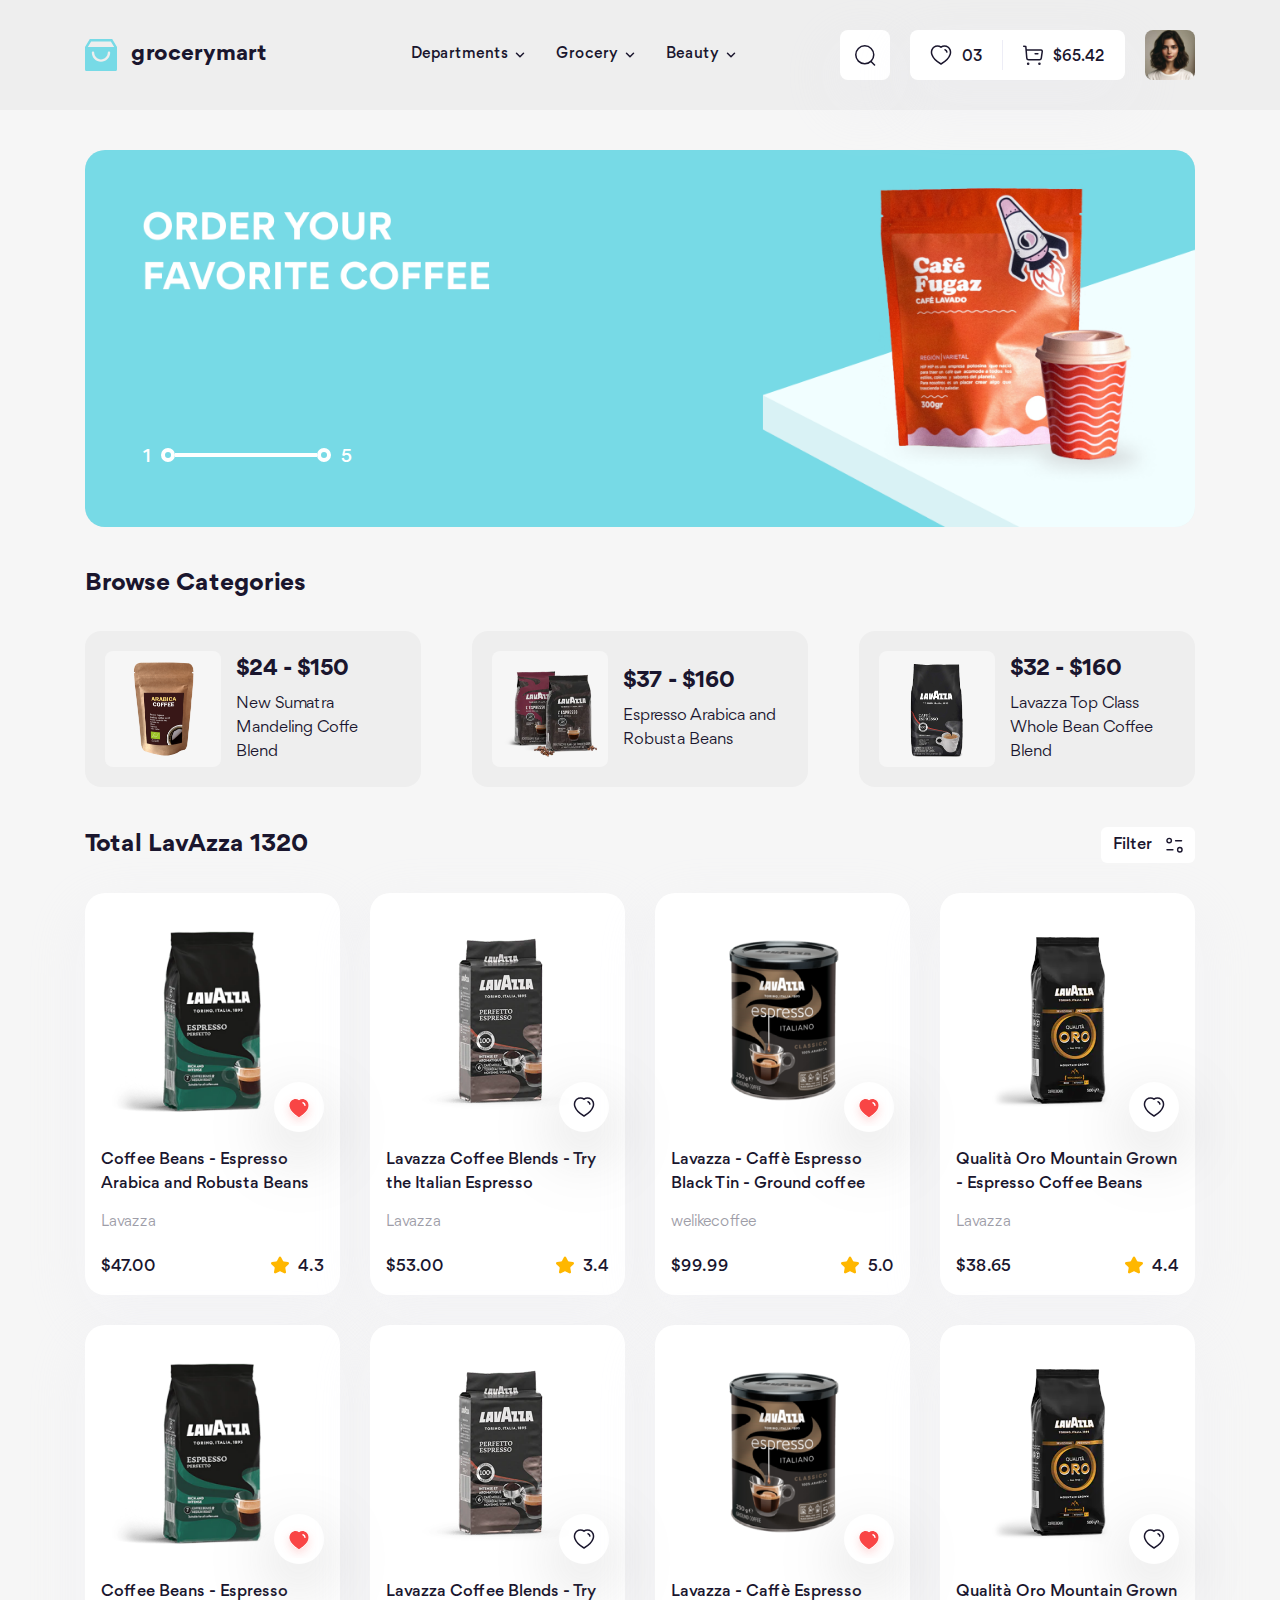
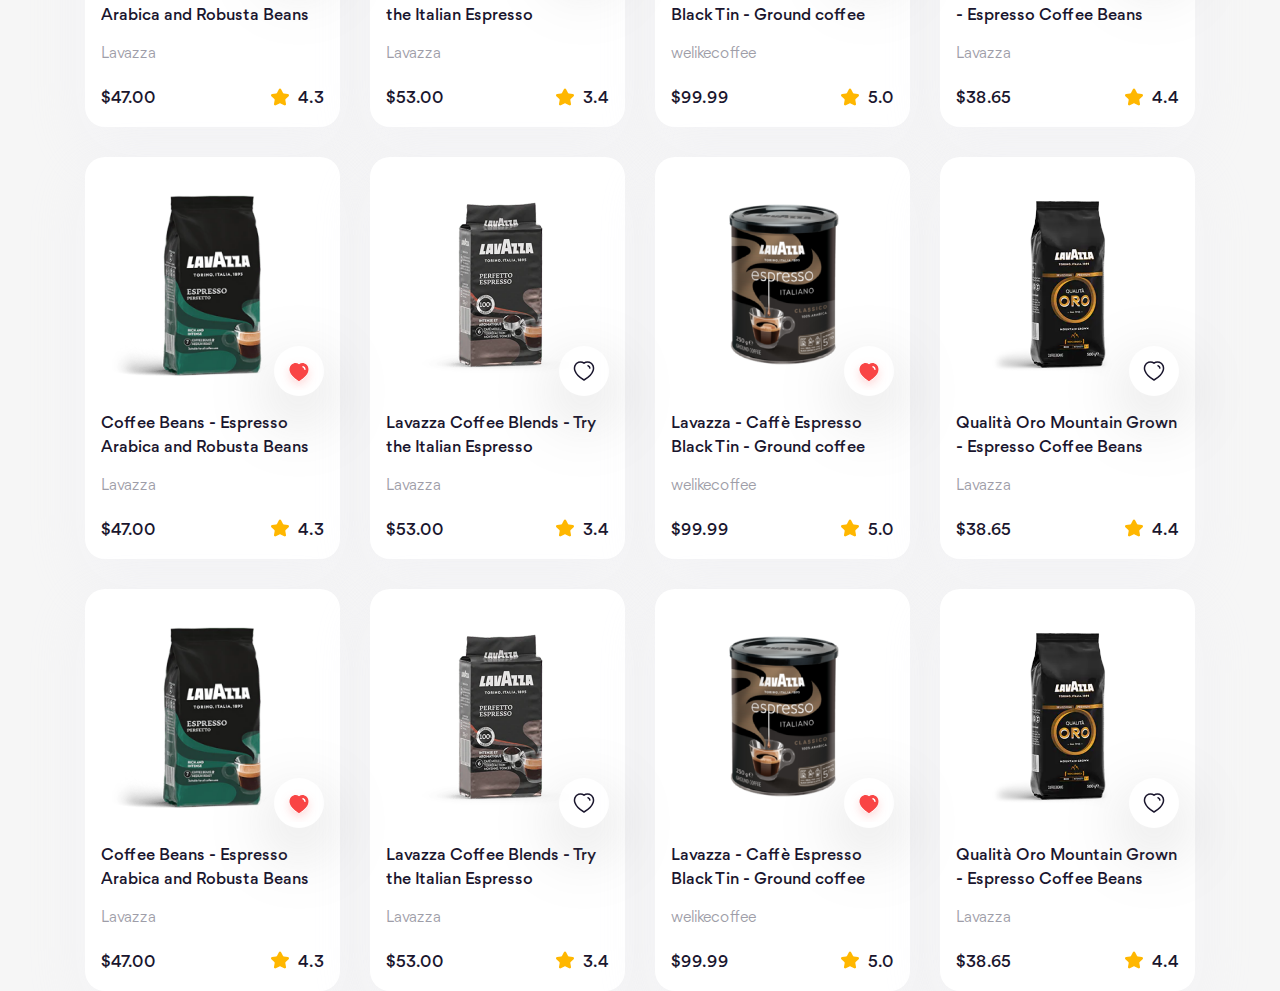
<file: index.html>
<!DOCTYPE html>
<html lang="en" class="">

<head>
  <meta charset="UTF-8">
  <meta name="viewport" content="width=device-width, initial-scale=1.0">
  <title>Grocery Mart</title>

  <!-- Favicon -->
  <link rel="apple-touch-icon" sizes="76x76" href="./assets/favicon/apple-touch-icon.png">
  <link rel="icon" type="image/png" sizes="32x32" href="./assets/favicon/favicon-32x32.png">
  <link rel="icon" type="image/png" sizes="16x16" href="./assets/favicon/favicon-16x16.png">
  <link rel="manifest" href="./assets/favicon/site.webmanifest">
  <link rel="mask-icon" href="./assets/favicon/safari-pinned-tab.svg" color="#5bbad5">
  <meta name="msapplication-TileColor" content="#da532c">
  <meta name="theme-color" content="#ffffff">

  <!-- Fonts -->
  <link rel="stylesheet" href="./assets/fonts/stylesheet.css">

  <!-- CSS -->
  <link rel="stylesheet" href="./assets/css/main.css">

  <!-- Script -->
  <script src="./assets/js/script.js"></script>
</head>

<body>
  <!-- Header -->
  <header id="header" class="header"></header>
  <script>
    load("#header", "./templates/header.html");
  </script>

  <!-- Main -->
  <div class="container home">
    <!-- Slide show -->
    <div class="home__container">
      <div class="slide-show">
        <div class="slide-show__inner">
          <div class="slide-show__item">
            <a href="#!" class="slide-show__link">
              <picture>
                <source media="(max-width: 767.98px)"
                  srcset="./assets/img/slide-show/item-1-md.png">
                <img src="./assets/img/slide-show/item-1.png" alt="Image-slide1"
                  class="slide-show__img">
              </picture>
            </a>
          </div>
          <div class="slide-show__item">
            <a href="#!" class="slide-show__link">
              <picture>
                <source media="(max-width: 767.98px)"
                  srcset="./assets/img/slide-show/item-1-md.png">
                <img src="./assets/img/slide-show/item-1.png" alt="Image-slide2"
                  class="slide-show__img">
              </picture>
            </a>
          </div>
          <div class="slide-show__item">
            <a href="#!" class="slide-show__link">
              <picture>
                <source media="(max-width: 767.98px)"
                  srcset="./assets/img/slide-show/item-1-md.png">
                <img src="./assets/img/slide-show/item-1.png" alt="Image-slide3"
                  class="slide-show__img">
              </picture>
            </a>
          </div>
        </div>

        <div class="slide-show__page">
          <span class="slide-show__num">1</span>
          <span class="slide-show__slider"></span>
          <span class="slide-show__num">5</span>
        </div>

      </div>
    </div>
    <!-- Browse Categories -->
    <section class="home__container">
      <h2 class="home__heading">Browse Categories</h2>
      <div class="cate-container row row-cols-3 row-cols-md-1 g-xl-2 g-lg-3 g-md-2">
        <div class="col">
          <a href="./product-detail.html">
            <article class="cate-item">
              <div class="cate-item__thumb">
                <img src="./assets/img/category-item/item-1.png" alt="item-image"
                  class="cate-item__img">
              </div>
              <div class="cate-item__info">
                <h3 class="cate-item__price">$24 - $150</h3>
                <p class="cate-item__desc">New Sumatra Mandeling Coffe Blend</p>
              </div>
            </article>
          </a>
        </div>
        <div class="col">
          <a href="./product-detail.html">
            <article class="cate-item">
              <div class="cate-item__thumb">
                <img src="./assets/img/category-item/item-2.png" alt="item-image"
                  class="cate-item__img">
              </div>
              <div class="cate-item__info">
                <h3 class="cate-item__price">$37 - $160</h3>
                <p class="cate-item__desc">Espresso Arabica and Robusta Beans</p>
              </div>
            </article>
          </a>
        </div>
        <div class="col">
          <a href="./product-detail.html">
            <article class="cate-item">
              <div class="cate-item__thumb">
                <img src="./assets/img/category-item/item-3.png" alt="item-image"
                  class="cate-item__img">
              </div>
              <div class="cate-item__info">
                <h3 class="cate-item__price">$32 - $160</h3>
                <p class="cate-item__desc">Lavazza Top Class Whole Bean Coffee Blend</p>
              </div>
            </article>
          </a>
        </div>
      </div>
    </section>

    <!-- Browse Products -->
    <section class="home__container">
      <div class="home__row">
        <h2 class="home__heading">Total LavAzza 1320</h2>
        <div class="filter-wrap">
          <button class="filter-btn js-toggle" toggle-target="#home-filter">
            Filter
            <img src="./assets/icons/flter-btn-icon.svg" alt="" class="filter-btn__icon">
          </button>
          <div id="home-filter" class="filter hide">
            <h3 class="filter__heading">Filter</h3>
            <form action="" class="filter__form">
              <div class="filter__row">
                <div class="filter__form-content">
                  <!-- Filter column 1 -->
                  <div class="filter__col">
                    <label for="" class="filter__form-label">
                      Price
                    </label>
                    <div class="filter__form-group">
                      <div class="filter__form-slider"
                        style="--min-slider-value: 10%; --max-slider-value: 60%;"></div>
                    </div>
                    <div class="filter__form-group filter__form-group--inline">
                      <div class="">
                        <label for="" class="filter__form-label filter__form-label--small">
                          Minimum
                        </label>
                        <input type="text" name="" id="" class="filter__form-input" value="$30.00">
                      </div>
                      <div class="">
                        <label for="" class="filter__form-label filter__form-label--small">
                          Maximum
                        </label>
                        <input type="text" name="" id="" class="filter__form-input" value="$100.00">
                      </div>
                    </div>
                  </div>
                  <div class="filter__separate"></div>
                  <!-- Filter column 2 -->
                  <div class="filter__col">
                    <label for="" class="filter__form-label">
                      Size/Weight
                    </label>
                    <div class="filter__form-group">
                      <div class="filter__form-wrap">
                        <div class="filter__form-select" style="--select-gap: 70px;">
                          500g
                          <img src="./assets/icons/select-arrow-down.svg" alt="form-select-icon"
                            class="filter__form-select-arrow">
                        </div>
                        <div class="filter__form-select-separate"></div>
                        <div class="filter__form-select" style="--select-gap: 22px;">
                          Gram
                          <img src="./assets/icons/select-arrow-down.svg" alt="form-select-icon"
                            class="filter__form-select-arrow">
                        </div>
                      </div>
                    </div>
                    <div class="filter__form-group">
                      <div class="filter__form-tags">
                        <button class="filter__form-tag">
                          Small
                        </button>
                        <button class="filter__form-tag">
                          Medium
                        </button>
                        <button class="filter__form-tag">
                          Large
                        </button>
                      </div>
                    </div>
                  </div>
                  <div class="filter__separate"></div>
                  <!-- Filter column 3 -->
                  <div class="filter__col">
                    <label for="" class="filter__form-label">
                      Brand
                    </label>
                    <div class="filter__form-group">
                      <div class="filter__form-text-input">
                        <input type="text" name="" id="" placeholder="Search brand name"
                          class="filter__form-input filter__form-input-search">
                        <img src="./assets/icons/search-icon.svg" alt=""
                          class="filter__form-input-icon">
                      </div>
                    </div>
                    <div class="filter__form-group">
                      <div class="filter__form-tags">
                        <button class="filter__form-tag">
                          Lavazza
                        </button>
                        <button class="filter__form-tag">
                          Nescafe
                        </button>
                        <button class="filter__form-tag">
                          Starbucks
                        </button>
                      </div>
                    </div>
                  </div>
                </div>
              </div>
              <div class="filter__row filter__form-cta">
                <button class="btn btn--text filter__form-cancel">Cancel</button>
                <button class="btn btn--primary filter__form-submit">Show Result</button>
              </div>
            </form>
          </div>
        </div>
      </div>
      <div class="row row-cols-4 row-cols-xl-3 row-cols-lg-2 row-cols-sm-1 g-3">
        <!-- Product 1 -->
        <div class="col">
          <article class="product-card">
            <div class="product-card__wrap">
              <a href="./product-detail.html">
                <img src="./assets/img/products/product-1.png" alt="" class="product-card__img">
              </a>
              <button class="like-btn like-btn--liked product-card__like-btn">
                <img src="./assets/icons/heart-icon.svg" alt="icon-like" class="like-btn__icon">
                <img src="./assets/icons/heart-red-icon.svg" alt="icon-liked"
                  class="like-btn__icon--liked">
              </button>
            </div>
            <h3 class="product-card__name">
              <a href="./product-detail.html">
                Coffee Beans - Espresso Arabica and Robusta Beans
              </a>
            </h3>
            <p class="product-card__brand">Lavazza</p>
            <div class="product-card__row">
              <span class="product-card__price">$47.00</span>
              <img src="./assets/icons/star.svg" alt="star-icon" class="product-card__star">
              <span class="product-card__score">4.3</span>
            </div>
          </article>
        </div>
        <!-- Product 2 -->
        <div class="col">
          <article class="product-card">
            <div class="product-card__wrap">
              <a href="./product-detail.html">
                <img src="./assets/img/products/product-2.png" alt="" class="product-card__img">
              </a>
              <button class="like-btn product-card__like-btn">
                <img src="./assets/icons/heart-icon.svg" alt="icon-like" class="like-btn__icon">
                <img src="./assets/icons/heart-red-icon.svg" alt="icon-like"
                  class="like-btn__icon--liked">
              </button>
            </div>
            <h3 class="product-card__name">
              <a href="./product-detail.html">
                Lavazza Coffee Blends - Try the Italian Espresso
              </a>
            </h3>
            <p class="product-card__brand">Lavazza</p>
            <div class="product-card__row">
              <span class="product-card__price">$53.00</span>
              <img src="./assets/icons/star.svg" alt="star-icon" class="product-card__star">
              <span class="product-card__score">3.4</span>
            </div>
          </article>
        </div>
        <!-- Product 3 -->
        <div class="col">
          <article class="product-card">
            <div class="product-card__wrap">
              <a href="./product-detail.html">
                <img src="./assets/img/products/product-3.png" alt="" class="product-card__img">
              </a>
              <button class="like-btn like-btn--liked product-card__like-btn">
                <img src="./assets/icons/heart-icon.svg" alt="icon-like" class="like-btn__icon">
                <img src="./assets/icons/heart-red-icon.svg" alt="icon-like"
                  class="like-btn__icon--liked">
              </button>
            </div>
            <h3 class="product-card__name">
              <a href="./product-detail.html">
                Lavazza - Caffè Espresso Black Tin - Ground coffee
              </a>
            </h3>
            <p class="product-card__brand">welikecoffee</p>
            <div class="product-card__row">
              <span class="product-card__price">$99.99</span>
              <img src="./assets/icons/star.svg" alt="star-icon" class="product-card__star">
              <span class="product-card__score">5.0</span>
            </div>
          </article>
        </div>
        <!-- Product 4 -->
        <div class="col">
          <article class="product-card">
            <div class="product-card__wrap">
              <a href="./product-detail.html">
                <img src="./assets/img/products/product-4.png" alt="" class="product-card__img">
              </a>
              <button class="like-btn product-card__like-btn">
                <img src="./assets/icons/heart-icon.svg" alt="icon-like" class="like-btn__icon">
                <img src="./assets/icons/heart-red-icon.svg" alt="icon-like"
                  class="like-btn__icon--liked">
              </button>
            </div>
            <h3 class="product-card__name">
              <a href="./product-detail.html">
                Qualità Oro Mountain Grown - Espresso Coffee Beans
              </a>
            </h3>
            <p class="product-card__brand">Lavazza</p>
            <div class="product-card__row">
              <span class="product-card__price">$38.65</span>
              <img src="./assets/icons/star.svg" alt="star-icon" class="product-card__star">
              <span class="product-card__score">4.4</span>
            </div>
          </article>
        </div>

        <!-- Product 1 -->
        <div class="col">
          <article class="product-card">
            <div class="product-card__wrap">
              <a href="./product-detail.html">
                <img src="./assets/img/products/product-1.png" alt="" class="product-card__img">
              </a>
              <button class="like-btn like-btn--liked product-card__like-btn">
                <img src="./assets/icons/heart-icon.svg" alt="icon-like" class="like-btn__icon">
                <img src="./assets/icons/heart-red-icon.svg" alt="icon-liked"
                  class="like-btn__icon--liked">
              </button>
            </div>
            <h3 class="product-card__name">
              <a href="./product-detail.html">
                Coffee Beans - Espresso Arabica and Robusta Beans
              </a>
            </h3>
            <p class="product-card__brand">Lavazza</p>
            <div class="product-card__row">
              <span class="product-card__price">$47.00</span>
              <img src="./assets/icons/star.svg" alt="star-icon" class="product-card__star">
              <span class="product-card__score">4.3</span>
            </div>
          </article>
        </div>
        <!-- Product 2 -->
        <div class="col">
          <article class="product-card">
            <div class="product-card__wrap">
              <a href="./product-detail.html">
                <img src="./assets/img/products/product-2.png" alt="" class="product-card__img">
              </a>
              <button class="like-btn product-card__like-btn">
                <img src="./assets/icons/heart-icon.svg" alt="icon-like" class="like-btn__icon">
                <img src="./assets/icons/heart-red-icon.svg" alt="icon-like"
                  class="like-btn__icon--liked">
              </button>
            </div>
            <h3 class="product-card__name">
              <a href="./product-detail.html">
                Lavazza Coffee Blends - Try the Italian Espresso
              </a>
            </h3>
            <p class="product-card__brand">Lavazza</p>
            <div class="product-card__row">
              <span class="product-card__price">$53.00</span>
              <img src="./assets/icons/star.svg" alt="star-icon" class="product-card__star">
              <span class="product-card__score">3.4</span>
            </div>
          </article>
        </div>
        <!-- Product 3 -->
        <div class="col">
          <article class="product-card">
            <div class="product-card__wrap">
              <a href="./product-detail.html">
                <img src="./assets/img/products/product-3.png" alt="" class="product-card__img">
              </a>
              <button class="like-btn like-btn--liked product-card__like-btn">
                <img src="./assets/icons/heart-icon.svg" alt="icon-like" class="like-btn__icon">
                <img src="./assets/icons/heart-red-icon.svg" alt="icon-like"
                  class="like-btn__icon--liked">
              </button>
            </div>
            <h3 class="product-card__name">
              <a href="./product-detail.html">
                Lavazza - Caffè Espresso Black Tin - Ground coffee
              </a>
            </h3>
            <p class="product-card__brand">welikecoffee</p>
            <div class="product-card__row">
              <span class="product-card__price">$99.99</span>
              <img src="./assets/icons/star.svg" alt="star-icon" class="product-card__star">
              <span class="product-card__score">5.0</span>
            </div>
          </article>
        </div>
        <!-- Product 4 -->
        <div class="col">
          <article class="product-card">
            <div class="product-card__wrap">
              <a href="./product-detail.html">
                <img src="./assets/img/products/product-4.png" alt="" class="product-card__img">
              </a>
              <button class="like-btn product-card__like-btn">
                <img src="./assets/icons/heart-icon.svg" alt="icon-like" class="like-btn__icon">
                <img src="./assets/icons/heart-red-icon.svg" alt="icon-like"
                  class="like-btn__icon--liked">
              </button>
            </div>
            <h3 class="product-card__name">
              <a href="./product-detail.html">
                Qualità Oro Mountain Grown - Espresso Coffee Beans
              </a>
            </h3>
            <p class="product-card__brand">Lavazza</p>
            <div class="product-card__row">
              <span class="product-card__price">$38.65</span>
              <img src="./assets/icons/star.svg" alt="star-icon" class="product-card__star">
              <span class="product-card__score">4.4</span>
            </div>
          </article>
        </div>

        <!-- Product 1 -->
        <div class="col">
          <article class="product-card">
            <div class="product-card__wrap">
              <a href="./product-detail.html">
                <img src="./assets/img/products/product-1.png" alt="" class="product-card__img">
              </a>
              <button class="like-btn like-btn--liked product-card__like-btn">
                <img src="./assets/icons/heart-icon.svg" alt="icon-like" class="like-btn__icon">
                <img src="./assets/icons/heart-red-icon.svg" alt="icon-liked"
                  class="like-btn__icon--liked">
              </button>
            </div>
            <h3 class="product-card__name">
              <a href="./product-detail.html">
                Coffee Beans - Espresso Arabica and Robusta Beans
              </a>
            </h3>
            <p class="product-card__brand">Lavazza</p>
            <div class="product-card__row">
              <span class="product-card__price">$47.00</span>
              <img src="./assets/icons/star.svg" alt="star-icon" class="product-card__star">
              <span class="product-card__score">4.3</span>
            </div>
          </article>
        </div>
        <!-- Product 2 -->
        <div class="col">
          <article class="product-card">
            <div class="product-card__wrap">
              <a href="./product-detail.html">
                <img src="./assets/img/products/product-2.png" alt="" class="product-card__img">
              </a>
              <button class="like-btn product-card__like-btn">
                <img src="./assets/icons/heart-icon.svg" alt="icon-like" class="like-btn__icon">
                <img src="./assets/icons/heart-red-icon.svg" alt="icon-like"
                  class="like-btn__icon--liked">
              </button>
            </div>
            <h3 class="product-card__name">
              <a href="./product-detail.html">
                Lavazza Coffee Blends - Try the Italian Espresso
              </a>
            </h3>
            <p class="product-card__brand">Lavazza</p>
            <div class="product-card__row">
              <span class="product-card__price">$53.00</span>
              <img src="./assets/icons/star.svg" alt="star-icon" class="product-card__star">
              <span class="product-card__score">3.4</span>
            </div>
          </article>
        </div>
        <!-- Product 3 -->
        <div class="col">
          <article class="product-card">
            <div class="product-card__wrap">
              <a href="./product-detail.html">
                <img src="./assets/img/products/product-3.png" alt="" class="product-card__img">
              </a>
              <button class="like-btn like-btn--liked product-card__like-btn">
                <img src="./assets/icons/heart-icon.svg" alt="icon-like" class="like-btn__icon">
                <img src="./assets/icons/heart-red-icon.svg" alt="icon-like"
                  class="like-btn__icon--liked">
              </button>
            </div>
            <h3 class="product-card__name">
              <a href="./product-detail.html">
                Lavazza - Caffè Espresso Black Tin - Ground coffee
              </a>
            </h3>
            <p class="product-card__brand">welikecoffee</p>
            <div class="product-card__row">
              <span class="product-card__price">$99.99</span>
              <img src="./assets/icons/star.svg" alt="star-icon" class="product-card__star">
              <span class="product-card__score">5.0</span>
            </div>
          </article>
        </div>
        <!-- Product 4 -->
        <div class="col">
          <article class="product-card">
            <div class="product-card__wrap">
              <a href="./product-detail.html">
                <img src="./assets/img/products/product-4.png" alt="" class="product-card__img">
              </a>
              <button class="like-btn product-card__like-btn">
                <img src="./assets/icons/heart-icon.svg" alt="icon-like" class="like-btn__icon">
                <img src="./assets/icons/heart-red-icon.svg" alt="icon-like"
                  class="like-btn__icon--liked">
              </button>
            </div>
            <h3 class="product-card__name">
              <a href="./product-detail.html">
                Qualità Oro Mountain Grown - Espresso Coffee Beans
              </a>
            </h3>
            <p class="product-card__brand">Lavazza</p>
            <div class="product-card__row">
              <span class="product-card__price">$38.65</span>
              <img src="./assets/icons/star.svg" alt="star-icon" class="product-card__star">
              <span class="product-card__score">4.4</span>
            </div>
          </article>
        </div>

        <!-- Product 1 -->
        <div class="col">
          <article class="product-card">
            <div class="product-card__wrap">
              <a href="./product-detail.html">
                <img src="./assets/img/products/product-1.png" alt="" class="product-card__img">
              </a>
              <button class="like-btn like-btn--liked product-card__like-btn">
                <img src="./assets/icons/heart-icon.svg" alt="icon-like" class="like-btn__icon">
                <img src="./assets/icons/heart-red-icon.svg" alt="icon-liked"
                  class="like-btn__icon--liked">
              </button>
            </div>
            <h3 class="product-card__name">
              <a href="./product-detail.html">
                Coffee Beans - Espresso Arabica and Robusta Beans
              </a>
            </h3>
            <p class="product-card__brand">Lavazza</p>
            <div class="product-card__row">
              <span class="product-card__price">$47.00</span>
              <img src="./assets/icons/star.svg" alt="star-icon" class="product-card__star">
              <span class="product-card__score">4.3</span>
            </div>
          </article>
        </div>
        <!-- Product 2 -->
        <div class="col">
          <article class="product-card">
            <div class="product-card__wrap">
              <a href="./product-detail.html">
                <img src="./assets/img/products/product-2.png" alt="" class="product-card__img">
              </a>
              <button class="like-btn product-card__like-btn">
                <img src="./assets/icons/heart-icon.svg" alt="icon-like" class="like-btn__icon">
                <img src="./assets/icons/heart-red-icon.svg" alt="icon-like"
                  class="like-btn__icon--liked">
              </button>
            </div>
            <h3 class="product-card__name">
              <a href="./product-detail.html">
                Lavazza Coffee Blends - Try the Italian Espresso
              </a>
            </h3>
            <p class="product-card__brand">Lavazza</p>
            <div class="product-card__row">
              <span class="product-card__price">$53.00</span>
              <img src="./assets/icons/star.svg" alt="star-icon" class="product-card__star">
              <span class="product-card__score">3.4</span>
            </div>
          </article>
        </div>
        <!-- Product 3 -->
        <div class="col">
          <article class="product-card">
            <div class="product-card__wrap">
              <a href="./product-detail.html">
                <img src="./assets/img/products/product-3.png" alt="" class="product-card__img">
              </a>
              <button class="like-btn like-btn--liked product-card__like-btn">
                <img src="./assets/icons/heart-icon.svg" alt="icon-like" class="like-btn__icon">
                <img src="./assets/icons/heart-red-icon.svg" alt="icon-like"
                  class="like-btn__icon--liked">
              </button>
            </div>
            <h3 class="product-card__name">
              <a href="./product-detail.html">
                Lavazza - Caffè Espresso Black Tin - Ground coffee
              </a>
            </h3>
            <p class="product-card__brand">welikecoffee</p>
            <div class="product-card__row">
              <span class="product-card__price">$99.99</span>
              <img src="./assets/icons/star.svg" alt="star-icon" class="product-card__star">
              <span class="product-card__score">5.0</span>
            </div>
          </article>
        </div>
        <!-- Product 4 -->
        <div class="col">
          <article class="product-card">
            <div class="product-card__wrap">
              <a href="./product-detail.html">
                <img src="./assets/img/products/product-4.png" alt="" class="product-card__img">
              </a>
              <button class="like-btn product-card__like-btn">
                <img src="./assets/icons/heart-icon.svg" alt="icon-like" class="like-btn__icon">
                <img src="./assets/icons/heart-red-icon.svg" alt="icon-like"
                  class="like-btn__icon--liked">
              </button>
            </div>
            <h3 class="product-card__name">
              <a href="./product-detail.html">
                Qualità Oro Mountain Grown - Espresso Coffee Beans
              </a>
            </h3>
            <p class="product-card__brand">Lavazza</p>
            <div class="product-card__row">
              <span class="product-card__price">$38.65</span>
              <img src="./assets/icons/star.svg" alt="star-icon" class="product-card__star">
              <span class="product-card__score">4.4</span>
            </div>
          </article>
        </div>
      </div>
    </section>
    <!-- Footer -->
    <footer id="footer"></footer>
    <script>
      load("#footer", "./templates/footer.html");
    </script>
  </div>
</body>

</html>
</file>
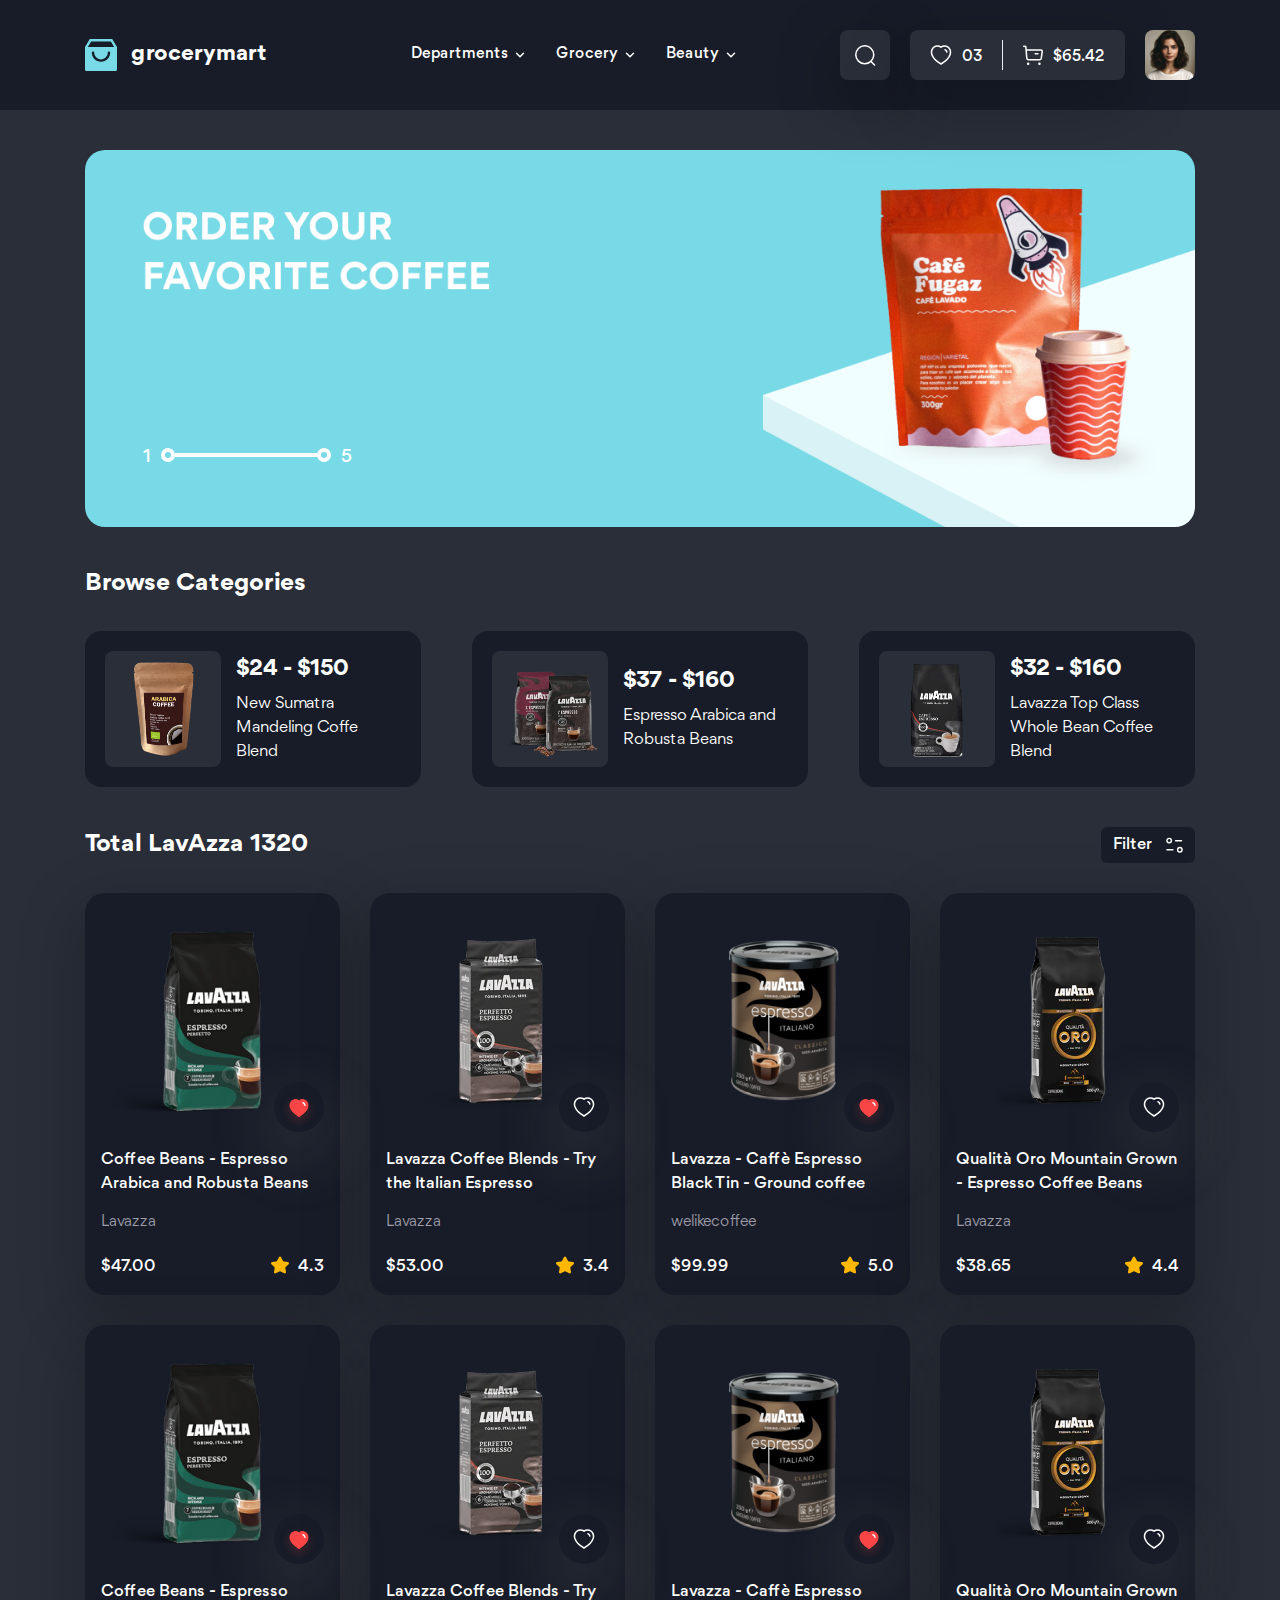
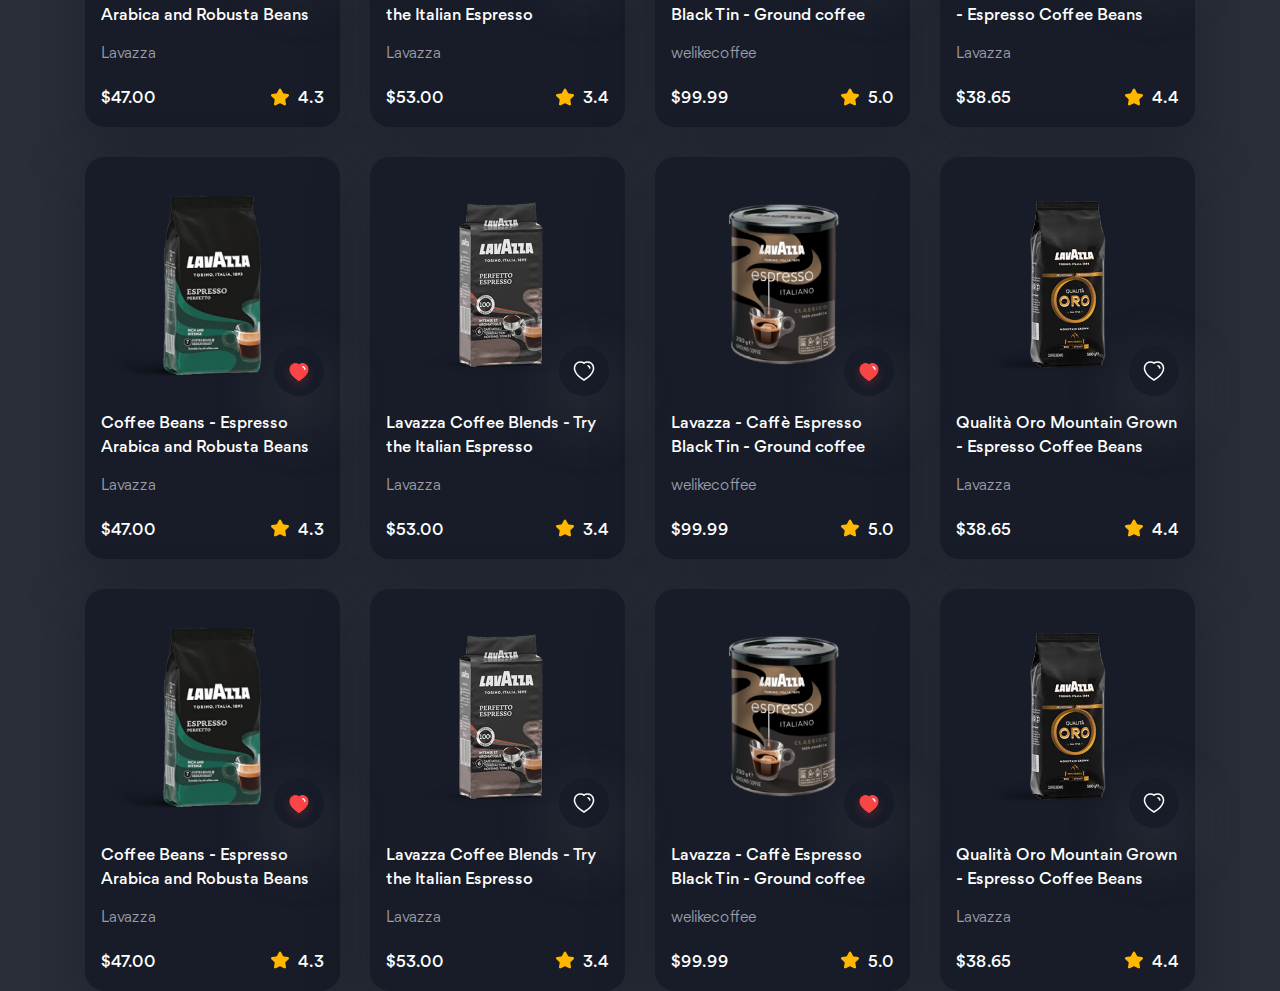
<file: index-logined.html>
<!DOCTYPE html>
<html lang="en" class="dark">

<head>
  <meta charset="UTF-8">
  <meta name="viewport" content="width=device-width, initial-scale=1.0">
  <title>Grocery Mart</title>

  <!-- Favicon -->
  <link rel="apple-touch-icon" sizes="76x76" href="./assets/favicon/apple-touch-icon.png">
  <link rel="icon" type="image/png" sizes="32x32" href="./assets/favicon/favicon-32x32.png">
  <link rel="icon" type="image/png" sizes="16x16" href="./assets/favicon/favicon-16x16.png">
  <link rel="manifest" href="./assets/favicon/site.webmanifest">
  <link rel="mask-icon" href="./assets/favicon/safari-pinned-tab.svg" color="#5bbad5">
  <meta name="msapplication-TileColor" content="#da532c">
  <meta name="theme-color" content="#ffffff">

  <!-- Fonts -->
  <link rel="stylesheet" href="./assets/fonts/stylesheet.css">

  <!-- CSS -->
  <link rel="stylesheet" href="./assets/css/main.css">

  <!-- Script -->
  <script src="./assets/js/script.js"></script>
</head>

<body>
  <!-- Header -->
  <header id="header" class="header"></header>
  <script>
    load("#header", "./templates/header-logined.html");
  </script>

  <!-- Main -->
  <div class="container home">
    <!-- Slide show -->
    <div class="home__container">
      <div class="slide-show">
        <div class="slide-show__inner">
          <div class="slide-show__item">
            <a href="#!" class="slide-show__link">
              <picture>
                <source media="(max-width: 767.98px)"
                  srcset="./assets/img/slide-show/item-1-md.png">
                <img src="./assets/img/slide-show/item-1.png" alt="Image-slide1"
                  class="slide-show__img">
              </picture>
            </a>
          </div>
          <div class="slide-show__item">
            <a href="#!" class="slide-show__link">
              <picture>
                <source media="(max-width: 767.98px)"
                  srcset="./assets/img/slide-show/item-1-md.png">
                <img src="./assets/img/slide-show/item-1.png" alt="Image-slide2"
                  class="slide-show__img">
              </picture>
            </a>
          </div>
          <div class="slide-show__item">
            <a href="#!" class="slide-show__link">
              <picture>
                <source media="(max-width: 767.98px)"
                  srcset="./assets/img/slide-show/item-1-md.png">
                <img src="./assets/img/slide-show/item-1.png" alt="Image-slide3"
                  class="slide-show__img">
              </picture>
            </a>
          </div>
        </div>

        <div class="slide-show__page">
          <span class="slide-show__num">1</span>
          <span class="slide-show__slider"></span>
          <span class="slide-show__num">5</span>
        </div>

      </div>
    </div>
    <!-- Browse Categories -->
    <section class="home__container">
      <h2 class="home__heading">Browse Categories</h2>
      <div class="cate-container row row-cols-3 row-cols-md-1 g-xl-2 g-lg-3 g-md-2">
        <div class="col">
          <a href="#!">
            <article class="cate-item">
              <div class="cate-item__thumb">
                <img src="./assets/img/category-item/item-1.png" alt="item-image"
                  class="cate-item__img">
              </div>
              <div class="cate-item__info">
                <h3 class="cate-item__price">$24 - $150</h3>
                <p class="cate-item__desc">New Sumatra Mandeling Coffe Blend</p>
              </div>
            </article>
          </a>
        </div>
        <div class="col">
          <a href="#!">
            <article class="cate-item">
              <div class="cate-item__thumb">
                <img src="./assets/img/category-item/item-2.png" alt="item-image"
                  class="cate-item__img">
              </div>
              <div class="cate-item__info">
                <h3 class="cate-item__price">$37 - $160</h3>
                <p class="cate-item__desc">Espresso Arabica and Robusta Beans</p>
              </div>
            </article>
          </a>
        </div>
        <div class="col">
          <a href="#!">
            <article class="cate-item">
              <div class="cate-item__thumb">
                <img src="./assets/img/category-item/item-3.png" alt="item-image"
                  class="cate-item__img">
              </div>
              <div class="cate-item__info">
                <h3 class="cate-item__price">$32 - $160</h3>
                <p class="cate-item__desc">Lavazza Top Class Whole Bean Coffee Blend</p>
              </div>
            </article>
          </a>
        </div>
      </div>
    </section>

    <!-- Browse Products -->
    <section class="home__container">
      <div class="home__row">
        <h2 class="home__heading">Total LavAzza 1320</h2>
        <div class="filter-wrap">
          <button class="filter-btn js-toggle" toggle-target="#home-filter">
            Filter
            <img src="./assets/icons/flter-btn-icon.svg" alt="" class="filter-btn__icon">
          </button>
          <div id="home-filter" class="filter hide">
            <h3 class="filter__heading">Filter</h3>
            <form action="" class="filter__form">
              <div class="filter__row">
                <div class="filter__form-content">
                  <!-- Filter column 1 -->
                  <div class="filter__col">
                    <label for="" class="filter__form-label">
                      Price
                    </label>
                    <div class="filter__form-group">
                      <div class="filter__form-slider"
                        style="--min-slider-value: 10%; --max-slider-value: 60%;"></div>
                    </div>
                    <div class="filter__form-group filter__form-group--inline">
                      <div class="">
                        <label for="" class="filter__form-label filter__form-label--small">
                          Minimum
                        </label>
                        <input type="text" name="" id="" class="filter__form-input" value="$30.00">
                      </div>
                      <div class="">
                        <label for="" class="filter__form-label filter__form-label--small">
                          Maximum
                        </label>
                        <input type="text" name="" id="" class="filter__form-input" value="$100.00">
                      </div>
                    </div>
                  </div>
                  <div class="filter__separate"></div>
                  <!-- Filter column 2 -->
                  <div class="filter__col">
                    <label for="" class="filter__form-label">
                      Size/Weight
                    </label>
                    <div class="filter__form-group">
                      <div class="filter__form-wrap">
                        <div class="filter__form-select" style="--select-gap: 70px;">
                          500g
                          <img src="./assets/icons/select-arrow-down.svg" alt="form-select-icon"
                            class="filter__form-select-arrow">
                        </div>
                        <div class="filter__form-select-separate"></div>
                        <div class="filter__form-select" style="--select-gap: 22px;">
                          Gram
                          <img src="./assets/icons/select-arrow-down.svg" alt="form-select-icon"
                            class="filter__form-select-arrow">
                        </div>
                      </div>
                    </div>
                    <div class="filter__form-group">
                      <div class="filter__form-tags">
                        <button class="filter__form-tag">
                          Small
                        </button>
                        <button class="filter__form-tag">
                          Medium
                        </button>
                        <button class="filter__form-tag">
                          Large
                        </button>
                      </div>
                    </div>
                  </div>
                  <div class="filter__separate"></div>
                  <!-- Filter column 3 -->
                  <div class="filter__col">
                    <label for="" class="filter__form-label">
                      Brand
                    </label>
                    <div class="filter__form-group">
                      <div class="filter__form-text-input">
                        <input type="text" name="" id="" placeholder="Search brand name"
                          class="filter__form-input filter__form-input-search">
                        <img src="./assets/icons/search-icon.svg" alt=""
                          class="filter__form-input-icon">
                      </div>
                    </div>
                    <div class="filter__form-group">
                      <div class="filter__form-tags">
                        <button class="filter__form-tag">
                          Lavazza
                        </button>
                        <button class="filter__form-tag">
                          Nescafe
                        </button>
                        <button class="filter__form-tag">
                          Starbucks
                        </button>
                      </div>
                    </div>
                  </div>
                </div>
              </div>
              <div class="filter__row filter__form-cta">
                <button class="btn btn--text filter__form-cancel">Cancel</button>
                <button class="btn btn--primary filter__form-submit">Show Result</button>
              </div>
            </form>
          </div>
        </div>
      </div>
      <div class="row row-cols-4 row-cols-xl-3 row-cols-lg-2 row-cols-sm-1 g-3">
        <!-- Product 1 -->
        <div class="col">
          <article class="product-card">
            <div class="product-card__wrap">
              <a href="#!">
                <img src="./assets/img/products/product-1.png" alt="" class="product-card__img">
              </a>
              <button class="like-btn like-btn--liked product-card__like-btn">
                <img src="./assets/icons/heart-icon.svg" alt="icon-like" class="like-btn__icon">
                <img src="./assets/icons/heart-red-icon.svg" alt="icon-liked"
                  class="like-btn__icon--liked">
              </button>
            </div>
            <h3 class="product-card__name">
              <a href="#!">
                Coffee Beans - Espresso Arabica and Robusta Beans
              </a>
            </h3>
            <p class="product-card__brand">Lavazza</p>
            <div class="product-card__row">
              <span class="product-card__price">$47.00</span>
              <img src="./assets/icons/star.svg" alt="star-icon" class="product-card__star">
              <span class="product-card__score">4.3</span>
            </div>
          </article>
        </div>
        <!-- Product 2 -->
        <div class="col">
          <article class="product-card">
            <div class="product-card__wrap">
              <a href="#!">
                <img src="./assets/img/products/product-2.png" alt="" class="product-card__img">
              </a>
              <button class="like-btn product-card__like-btn">
                <img src="./assets/icons/heart-icon.svg" alt="icon-like" class="like-btn__icon">
                <img src="./assets/icons/heart-red-icon.svg" alt="icon-like"
                  class="like-btn__icon--liked">
              </button>
            </div>
            <h3 class="product-card__name">
              <a href="#!">
                Lavazza Coffee Blends - Try the Italian Espresso
              </a>
            </h3>
            <p class="product-card__brand">Lavazza</p>
            <div class="product-card__row">
              <span class="product-card__price">$53.00</span>
              <img src="./assets/icons/star.svg" alt="star-icon" class="product-card__star">
              <span class="product-card__score">3.4</span>
            </div>
          </article>
        </div>
        <!-- Product 3 -->
        <div class="col">
          <article class="product-card">
            <div class="product-card__wrap">
              <a href="#!">
                <img src="./assets/img/products/product-3.png" alt="" class="product-card__img">
              </a>
              <button class="like-btn like-btn--liked product-card__like-btn">
                <img src="./assets/icons/heart-icon.svg" alt="icon-like" class="like-btn__icon">
                <img src="./assets/icons/heart-red-icon.svg" alt="icon-like"
                  class="like-btn__icon--liked">
              </button>
            </div>
            <h3 class="product-card__name">
              <a href="#!">
                Lavazza - Caffè Espresso Black Tin - Ground coffee
              </a>
            </h3>
            <p class="product-card__brand">welikecoffee</p>
            <div class="product-card__row">
              <span class="product-card__price">$99.99</span>
              <img src="./assets/icons/star.svg" alt="star-icon" class="product-card__star">
              <span class="product-card__score">5.0</span>
            </div>
          </article>
        </div>
        <!-- Product 4 -->
        <div class="col">
          <article class="product-card">
            <div class="product-card__wrap">
              <a href="#!">
                <img src="./assets/img/products/product-4.png" alt="" class="product-card__img">
              </a>
              <button class="like-btn product-card__like-btn">
                <img src="./assets/icons/heart-icon.svg" alt="icon-like" class="like-btn__icon">
                <img src="./assets/icons/heart-red-icon.svg" alt="icon-like"
                  class="like-btn__icon--liked">
              </button>
            </div>
            <h3 class="product-card__name">
              <a href="#!">
                Qualità Oro Mountain Grown - Espresso Coffee Beans
              </a>
            </h3>
            <p class="product-card__brand">Lavazza</p>
            <div class="product-card__row">
              <span class="product-card__price">$38.65</span>
              <img src="./assets/icons/star.svg" alt="star-icon" class="product-card__star">
              <span class="product-card__score">4.4</span>
            </div>
          </article>
        </div>

        <!-- Product 1 -->
        <div class="col">
          <article class="product-card">
            <div class="product-card__wrap">
              <a href="#!">
                <img src="./assets/img/products/product-1.png" alt="" class="product-card__img">
              </a>
              <button class="like-btn like-btn--liked product-card__like-btn">
                <img src="./assets/icons/heart-icon.svg" alt="icon-like" class="like-btn__icon">
                <img src="./assets/icons/heart-red-icon.svg" alt="icon-liked" class="like-btn__icon--liked">
              </button>
            </div>
            <h3 class="product-card__name">
              <a href="#!">
                Coffee Beans - Espresso Arabica and Robusta Beans
              </a>
            </h3>
            <p class="product-card__brand">Lavazza</p>
            <div class="product-card__row">
              <span class="product-card__price">$47.00</span>
              <img src="./assets/icons/star.svg" alt="star-icon" class="product-card__star">
              <span class="product-card__score">4.3</span>
            </div>
          </article>
        </div>
        <!-- Product 2 -->
        <div class="col">
          <article class="product-card">
            <div class="product-card__wrap">
              <a href="#!">
                <img src="./assets/img/products/product-2.png" alt="" class="product-card__img">
              </a>
              <button class="like-btn product-card__like-btn">
                <img src="./assets/icons/heart-icon.svg" alt="icon-like" class="like-btn__icon">
                <img src="./assets/icons/heart-red-icon.svg" alt="icon-like" class="like-btn__icon--liked">
              </button>
            </div>
            <h3 class="product-card__name">
              <a href="#!">
                Lavazza Coffee Blends - Try the Italian Espresso
              </a>
            </h3>
            <p class="product-card__brand">Lavazza</p>
            <div class="product-card__row">
              <span class="product-card__price">$53.00</span>
              <img src="./assets/icons/star.svg" alt="star-icon" class="product-card__star">
              <span class="product-card__score">3.4</span>
            </div>
          </article>
        </div>
        <!-- Product 3 -->
        <div class="col">
          <article class="product-card">
            <div class="product-card__wrap">
              <a href="#!">
                <img src="./assets/img/products/product-3.png" alt="" class="product-card__img">
              </a>
              <button class="like-btn like-btn--liked product-card__like-btn">
                <img src="./assets/icons/heart-icon.svg" alt="icon-like" class="like-btn__icon">
                <img src="./assets/icons/heart-red-icon.svg" alt="icon-like" class="like-btn__icon--liked">
              </button>
            </div>
            <h3 class="product-card__name">
              <a href="#!">
                Lavazza - Caffè Espresso Black Tin - Ground coffee
              </a>
            </h3>
            <p class="product-card__brand">welikecoffee</p>
            <div class="product-card__row">
              <span class="product-card__price">$99.99</span>
              <img src="./assets/icons/star.svg" alt="star-icon" class="product-card__star">
              <span class="product-card__score">5.0</span>
            </div>
          </article>
        </div>
        <!-- Product 4 -->
        <div class="col">
          <article class="product-card">
            <div class="product-card__wrap">
              <a href="#!">
                <img src="./assets/img/products/product-4.png" alt="" class="product-card__img">
              </a>
              <button class="like-btn product-card__like-btn">
                <img src="./assets/icons/heart-icon.svg" alt="icon-like" class="like-btn__icon">
                <img src="./assets/icons/heart-red-icon.svg" alt="icon-like" class="like-btn__icon--liked">
              </button>
            </div>
            <h3 class="product-card__name">
              <a href="#!">
                Qualità Oro Mountain Grown - Espresso Coffee Beans
              </a>
            </h3>
            <p class="product-card__brand">Lavazza</p>
            <div class="product-card__row">
              <span class="product-card__price">$38.65</span>
              <img src="./assets/icons/star.svg" alt="star-icon" class="product-card__star">
              <span class="product-card__score">4.4</span>
            </div>
          </article>
        </div>

        <!-- Product 1 -->
        <div class="col">
          <article class="product-card">
            <div class="product-card__wrap">
              <a href="#!">
                <img src="./assets/img/products/product-1.png" alt="" class="product-card__img">
              </a>
              <button class="like-btn like-btn--liked product-card__like-btn">
                <img src="./assets/icons/heart-icon.svg" alt="icon-like" class="like-btn__icon">
                <img src="./assets/icons/heart-red-icon.svg" alt="icon-liked" class="like-btn__icon--liked">
              </button>
            </div>
            <h3 class="product-card__name">
              <a href="#!">
                Coffee Beans - Espresso Arabica and Robusta Beans
              </a>
            </h3>
            <p class="product-card__brand">Lavazza</p>
            <div class="product-card__row">
              <span class="product-card__price">$47.00</span>
              <img src="./assets/icons/star.svg" alt="star-icon" class="product-card__star">
              <span class="product-card__score">4.3</span>
            </div>
          </article>
        </div>
        <!-- Product 2 -->
        <div class="col">
          <article class="product-card">
            <div class="product-card__wrap">
              <a href="#!">
                <img src="./assets/img/products/product-2.png" alt="" class="product-card__img">
              </a>
              <button class="like-btn product-card__like-btn">
                <img src="./assets/icons/heart-icon.svg" alt="icon-like" class="like-btn__icon">
                <img src="./assets/icons/heart-red-icon.svg" alt="icon-like" class="like-btn__icon--liked">
              </button>
            </div>
            <h3 class="product-card__name">
              <a href="#!">
                Lavazza Coffee Blends - Try the Italian Espresso
              </a>
            </h3>
            <p class="product-card__brand">Lavazza</p>
            <div class="product-card__row">
              <span class="product-card__price">$53.00</span>
              <img src="./assets/icons/star.svg" alt="star-icon" class="product-card__star">
              <span class="product-card__score">3.4</span>
            </div>
          </article>
        </div>
        <!-- Product 3 -->
        <div class="col">
          <article class="product-card">
            <div class="product-card__wrap">
              <a href="#!">
                <img src="./assets/img/products/product-3.png" alt="" class="product-card__img">
              </a>
              <button class="like-btn like-btn--liked product-card__like-btn">
                <img src="./assets/icons/heart-icon.svg" alt="icon-like" class="like-btn__icon">
                <img src="./assets/icons/heart-red-icon.svg" alt="icon-like" class="like-btn__icon--liked">
              </button>
            </div>
            <h3 class="product-card__name">
              <a href="#!">
                Lavazza - Caffè Espresso Black Tin - Ground coffee
              </a>
            </h3>
            <p class="product-card__brand">welikecoffee</p>
            <div class="product-card__row">
              <span class="product-card__price">$99.99</span>
              <img src="./assets/icons/star.svg" alt="star-icon" class="product-card__star">
              <span class="product-card__score">5.0</span>
            </div>
          </article>
        </div>
        <!-- Product 4 -->
        <div class="col">
          <article class="product-card">
            <div class="product-card__wrap">
              <a href="#!">
                <img src="./assets/img/products/product-4.png" alt="" class="product-card__img">
              </a>
              <button class="like-btn product-card__like-btn">
                <img src="./assets/icons/heart-icon.svg" alt="icon-like" class="like-btn__icon">
                <img src="./assets/icons/heart-red-icon.svg" alt="icon-like" class="like-btn__icon--liked">
              </button>
            </div>
            <h3 class="product-card__name">
              <a href="#!">
                Qualità Oro Mountain Grown - Espresso Coffee Beans
              </a>
            </h3>
            <p class="product-card__brand">Lavazza</p>
            <div class="product-card__row">
              <span class="product-card__price">$38.65</span>
              <img src="./assets/icons/star.svg" alt="star-icon" class="product-card__star">
              <span class="product-card__score">4.4</span>
            </div>
          </article>
        </div>

        <!-- Product 1 -->
        <div class="col">
          <article class="product-card">
            <div class="product-card__wrap">
              <a href="#!">
                <img src="./assets/img/products/product-1.png" alt="" class="product-card__img">
              </a>
              <button class="like-btn like-btn--liked product-card__like-btn">
                <img src="./assets/icons/heart-icon.svg" alt="icon-like" class="like-btn__icon">
                <img src="./assets/icons/heart-red-icon.svg" alt="icon-liked" class="like-btn__icon--liked">
              </button>
            </div>
            <h3 class="product-card__name">
              <a href="#!">
                Coffee Beans - Espresso Arabica and Robusta Beans
              </a>
            </h3>
            <p class="product-card__brand">Lavazza</p>
            <div class="product-card__row">
              <span class="product-card__price">$47.00</span>
              <img src="./assets/icons/star.svg" alt="star-icon" class="product-card__star">
              <span class="product-card__score">4.3</span>
            </div>
          </article>
        </div>
        <!-- Product 2 -->
        <div class="col">
          <article class="product-card">
            <div class="product-card__wrap">
              <a href="#!">
                <img src="./assets/img/products/product-2.png" alt="" class="product-card__img">
              </a>
              <button class="like-btn product-card__like-btn">
                <img src="./assets/icons/heart-icon.svg" alt="icon-like" class="like-btn__icon">
                <img src="./assets/icons/heart-red-icon.svg" alt="icon-like" class="like-btn__icon--liked">
              </button>
            </div>
            <h3 class="product-card__name">
              <a href="#!">
                Lavazza Coffee Blends - Try the Italian Espresso
              </a>
            </h3>
            <p class="product-card__brand">Lavazza</p>
            <div class="product-card__row">
              <span class="product-card__price">$53.00</span>
              <img src="./assets/icons/star.svg" alt="star-icon" class="product-card__star">
              <span class="product-card__score">3.4</span>
            </div>
          </article>
        </div>
        <!-- Product 3 -->
        <div class="col">
          <article class="product-card">
            <div class="product-card__wrap">
              <a href="#!">
                <img src="./assets/img/products/product-3.png" alt="" class="product-card__img">
              </a>
              <button class="like-btn like-btn--liked product-card__like-btn">
                <img src="./assets/icons/heart-icon.svg" alt="icon-like" class="like-btn__icon">
                <img src="./assets/icons/heart-red-icon.svg" alt="icon-like" class="like-btn__icon--liked">
              </button>
            </div>
            <h3 class="product-card__name">
              <a href="#!">
                Lavazza - Caffè Espresso Black Tin - Ground coffee
              </a>
            </h3>
            <p class="product-card__brand">welikecoffee</p>
            <div class="product-card__row">
              <span class="product-card__price">$99.99</span>
              <img src="./assets/icons/star.svg" alt="star-icon" class="product-card__star">
              <span class="product-card__score">5.0</span>
            </div>
          </article>
        </div>
        <!-- Product 4 -->
        <div class="col">
          <article class="product-card">
            <div class="product-card__wrap">
              <a href="#!">
                <img src="./assets/img/products/product-4.png" alt="" class="product-card__img">
              </a>
              <button class="like-btn product-card__like-btn">
                <img src="./assets/icons/heart-icon.svg" alt="icon-like" class="like-btn__icon">
                <img src="./assets/icons/heart-red-icon.svg" alt="icon-like" class="like-btn__icon--liked">
              </button>
            </div>
            <h3 class="product-card__name">
              <a href="#!">
                Qualità Oro Mountain Grown - Espresso Coffee Beans
              </a>
            </h3>
            <p class="product-card__brand">Lavazza</p>
            <div class="product-card__row">
              <span class="product-card__price">$38.65</span>
              <img src="./assets/icons/star.svg" alt="star-icon" class="product-card__star">
              <span class="product-card__score">4.4</span>
            </div>
          </article>
        </div>
      </div>
    </section>
    <!-- Footer -->
    <footer id="footer"></footer>
    <script>
      load("#footer", "./templates/footer.html");
    </script>
  </div>
</body>

</html>
</file>
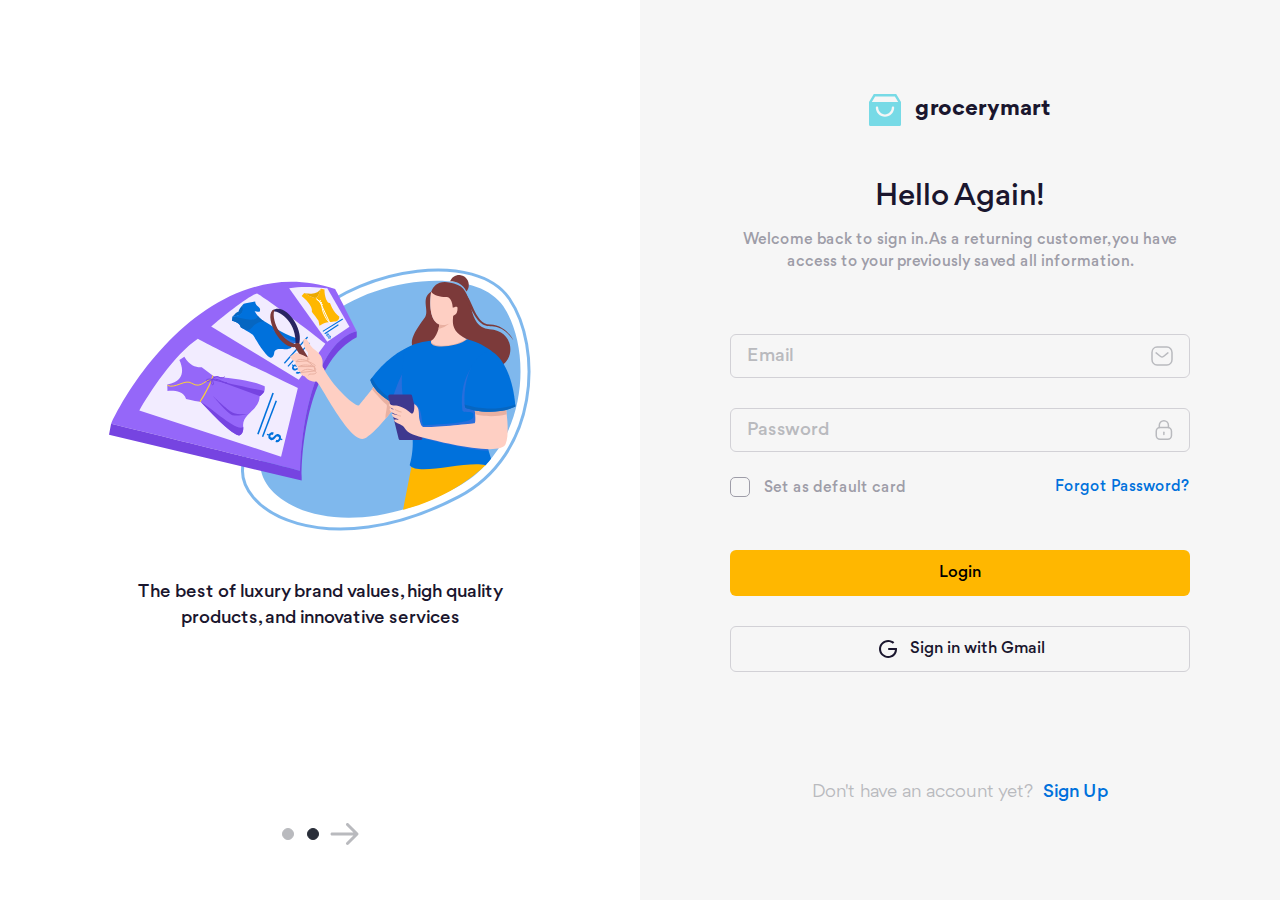
<file: sign-in.html>
<!DOCTYPE html>
<html lang="en" class="">

<head>
  <meta charset="UTF-8">
  <meta name="viewport" content="width=device-width, initial-scale=1.0">
  <title>Sign In Grocery Mart</title>

  <!-- Favicon -->
  <link rel="apple-touch-icon" sizes="76x76" href="./assets/favicon/apple-touch-icon.png">
  <link rel="icon" type="image/png" sizes="32x32" href="./assets/favicon/favicon-32x32.png">
  <link rel="icon" type="image/png" sizes="16x16" href="./assets/favicon/favicon-16x16.png">
  <link rel="manifest" href="./assets/favicon/site.webmanifest">
  <link rel="mask-icon" href="./assets/favicon/safari-pinned-tab.svg" color="#5bbad5">
  <meta name="msapplication-TileColor" content="#da532c">
  <meta name="theme-color" content="#ffffff">

  <!-- Fonts -->
  <link rel="stylesheet" href="./assets/fonts/stylesheet.css">

  <!-- CSS -->
  <link rel="stylesheet" href="./assets/css/main.css">
  <script src="./assets/js/script.js"></script>
</head>

<body>
  <div class="sign-inner">
    <div class="sign-content">
      <a href="./" class="logo d-none d-md-flex sign-content__logo">
        <img src="./assets/icons/logo.svg" alt="" class="logo__img">
        <h1 class="logo__title">grocerymart</h1>
      </a>
      <img src="./assets/img/sign/sign.svg" alt="sign-img" class="sign-content__img">
      <p class="sign-content__desc">
        The best of luxury brand values, high quality products, and
        innovative services
      </p>
      <button id="" class="sign-content__next js-toggle" toggle-target="#sign-in">
        <img src="./assets/img/sign/intro.svg" alt="">
      </button>
    </div>
    <div id="sign-in" class="sign-form hide">
      <div class="sign-form__logo">
        <a href="./" class="logo">
          <img src="./assets/icons/logo.svg" alt="" class="logo__img">
          <h1 class="logo__title">grocerymart</h1>
        </a>
      </div>
      <div class="sign-form__main">
        <div class="sign-form__header">
          <h1 class="sign-form__header-heading">
            Hello Again!
          </h1>
          <p class="sign-form__header-desc">
            Welcome back to sign in. As a returning customer, you have access to your previously
            saved
            all
            information.
          </p>
        </div>
        <form action="./index-logined.html" method="get" id="sign-up-form" class="sign-form__group">
          <div class="sign-form__email">
            <div class="sign-form__input-inner">
              <input type="text" name="" id="" placeholder="Email" class="sign-form__input">
              <img src="./assets/icons/email-icon.svg" alt="" class="sign-form__input-icon">
            </div>
          </div>
          <div class="sign-form__password">
            <div class="sign-form__input-inner">
              <input type="password" name="" id="" placeholder="Password" class="sign-form__input" minlength="8">
              <img src="./assets/icons/lock-icon.svg" alt="" class="sign-form__input-icon">
            </div>
            <div class="sign-form__checkbox">
              <label for="checkbox" class="sign-form__checkbox-label">
                <input type="checkbox" name="" id="checkbox" class="sign-form__checkbox-input">
                <span class="sign-form__checkbox-check"></span>
                Set as default card
              </label>
              <a href="#!" class="sign-form__checkbox-recovery">
                Forgot Password?</a>
            </div>
          </div>
        </form>
      </div>
      <div class="sign-form__submit">
        <button type="submit" form="sign-up-form" class="btn btn--primary">Login</button>
        <button class="btn btn--outline">
          <img src="./assets/icons/google-icon.svg" alt="" class="sign-form__submit-icon">
          Sign in with Gmail
        </button>
      </div>
      <div class="sign-form__cta">
        <span class="sign-form__cta-text">Don't have an account yet?</span>
        <a href="./sign-up.html" class="sign-form__cta-link">
          Sign Up
        </a>
      </div>
    </div>
  </div>

  <script>
    window.dispatchEvent(new Event("template-loaded"));
  </script>

</body>

</html>
</file>
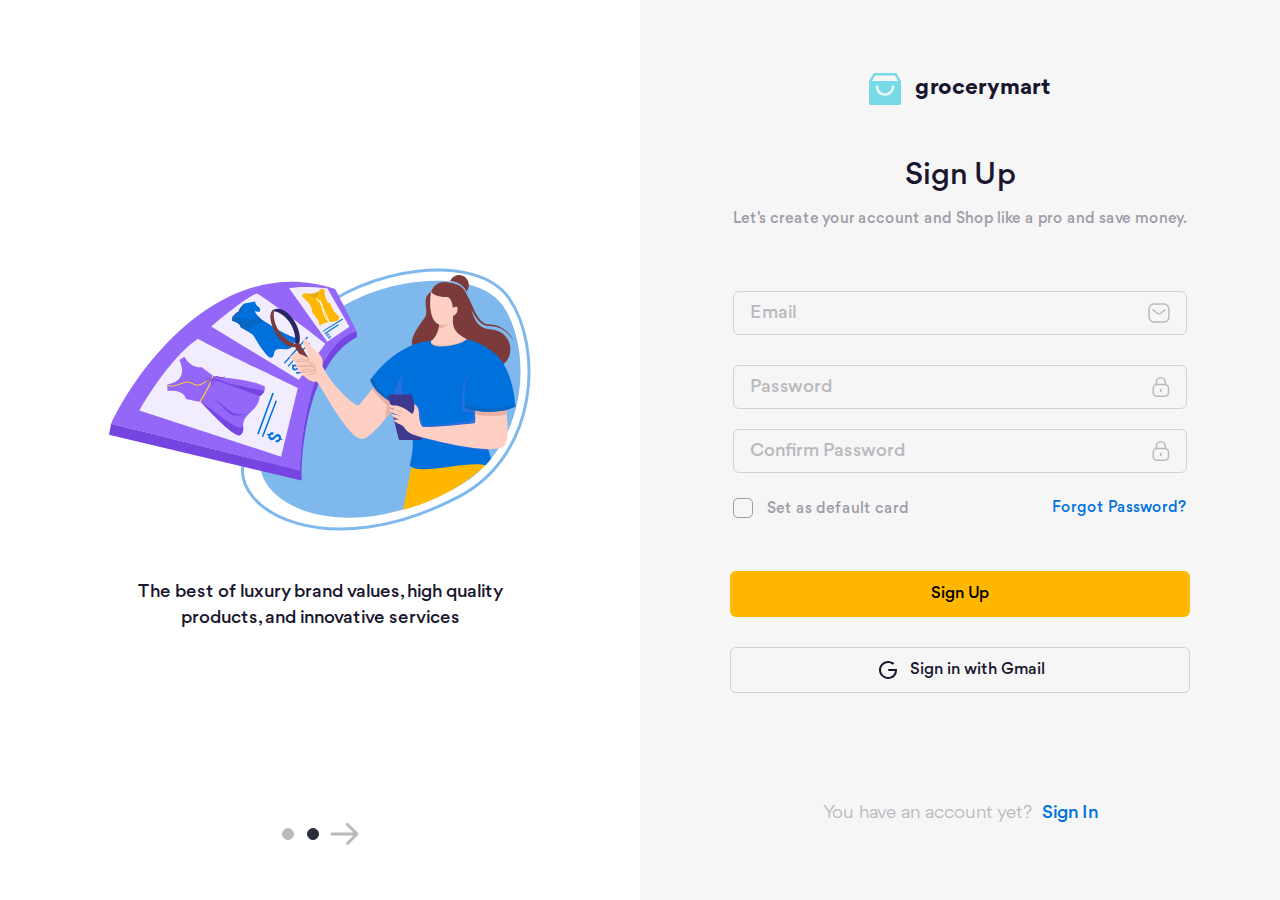
<file: sign-up.html>
<!DOCTYPE html>
<html lang="en" class="">

<head>
  <meta charset="UTF-8">
  <meta name="viewport" content="width=device-width, initial-scale=1.0">
  <title>Sign In Grocery Mart</title>

  <!-- Favicon -->
  <link rel="apple-touch-icon" sizes="76x76" href="./assets/favicon/apple-touch-icon.png">
  <link rel="icon" type="image/png" sizes="32x32" href="./assets/favicon/favicon-32x32.png">
  <link rel="icon" type="image/png" sizes="16x16" href="./assets/favicon/favicon-16x16.png">
  <link rel="manifest" href="./assets/favicon/site.webmanifest">
  <link rel="mask-icon" href="./assets/favicon/safari-pinned-tab.svg" color="#5bbad5">
  <meta name="msapplication-TileColor" content="#da532c">
  <meta name="theme-color" content="#ffffff">

  <!-- Fonts -->
  <link rel="stylesheet" href="./assets/fonts/stylesheet.css">

  <!-- CSS -->
  <link rel="stylesheet" href="./assets/css/main.css">
  <script src="./assets/js/script.js"></script>
</head>

<body>
  <div class="sign-inner">
    <div class="sign-content">
      <a href="./" class="logo d-none d-md-flex sign-content__logo">
        <img src="./assets/icons/logo.svg" alt="" class="logo__img">
        <h1 class="logo__title">grocerymart</h1>
      </a>
      <img src="./assets/img/sign/sign.svg" alt="sign-img" class="sign-content__img">
      <p class="sign-content__desc">
        The best of luxury brand values, high quality products, and
        innovative services
      </p>
      <button id="" class="sign-content__next js-toggle" toggle-target="#sign-up">
        <img src="./assets/img/sign/intro.svg" alt="">
      </button>
    </div>
    <div id="sign-up" class="sign-form hide">
      <div class="sign-form__logo">
        <a href="./" class="logo">
          <img src="./assets/icons/logo.svg" alt="" class="logo__img">
          <h1 class="logo__title">grocerymart</h1>
        </a>
      </div>
      <div class="sign-form__main">
        <div class="sign-form__header">
          <h1 class="sign-form__header-heading">
            Sign Up
          </h1>
          <p class="sign-form__header-desc">
            Let's create your account and Shop like a pro and save money.
          </p>
        </div>
        <form action="./index-logined.html" method="get" id="sign-up-form" class="sign-form__group">
          <div class="sign-form__email">
            <div class="sign-form__input-inner">
              <input type="text" name="" id="" placeholder="Email" class="sign-form__input">
              <img src="./assets/icons/email-icon.svg" alt="" class="sign-form__input-icon">
            </div>
          </div>
          <div class="sign-form__password">
            <div class="sign-form__input-inner">
              <input type="password" name="" id="" minlength="8" placeholder="Password"
                class="sign-form__input">
              <img src="./assets/icons/lock-icon.svg" alt="" class="sign-form__input-icon">
            </div>
            <div class="sign-form__input-inner">
              <input type="password" name="" id="" minlength="8" placeholder="Confirm Password"
                class="sign-form__input">
              <img src="./assets/icons/lock-icon.svg" alt="" class="sign-form__input-icon">
            </div>
            <div class="sign-form__checkbox">
              <label for="checkbox" class="sign-form__checkbox-label">
                <input type="checkbox" name="" id="checkbox" class="sign-form__checkbox-input">
                <span class="sign-form__checkbox-check"></span>
                Set as default card
              </label>
              <a href="#!" class="sign-form__checkbox-recovery">
                Forgot Password?</a>
            </div>
          </div>
        </form>
      </div>
      <div class="sign-form__submit">
        <button type="submit" form="sign-up-form" class="btn btn--primary">Sign Up</button>
        <button class="btn btn--outline">
          <img src="./assets/icons/google-icon.svg" alt="" class="sign-form__submit-icon">
          Sign in with Gmail
        </button>
      </div>
      <div class="sign-form__cta">
        <span class="sign-form__cta-text">You have an account yet?</span>
        <a href="./sign-in.html" class="sign-form__cta-link">
          Sign In
        </a>
      </div>
    </div>
  </div>
  <script>
    window.dispatchEvent(new Event("template-loaded"));
  </script>

</body>

</html>
</file>
<file: assets/fonts/stylesheet.css>
@font-face {
    font-family: 'Gordita';
    src: url('Gordita-Light.woff2') format('woff2'),
        url('Gordita-Light.woff') format('woff');
    font-weight: 300;
    font-style: normal;
    font-display: swap;
}

@font-face {
    font-family: 'Gordita';
    src: url('Gordita-BoldItalic.woff2') format('woff2'),
        url('Gordita-BoldItalic.woff') format('woff');
    font-weight: bold;
    font-style: italic;
    font-display: swap;
}

@font-face {
    font-family: 'Gordita';
    src: url('Gordita-Bold.woff2') format('woff2'),
        url('Gordita-Bold.woff') format('woff');
    font-weight: bold;
    font-style: normal;
    font-display: swap;
}

@font-face {
    font-family: 'Gordita';
    src: url('Gordita-BlackItalic.woff2') format('woff2'),
        url('Gordita-BlackItalic.woff') format('woff');
    font-weight: 900;
    font-style: italic;
    font-display: swap;
}

@font-face {
    font-family: 'Gordita';
    src: url('Gordita-Italic.woff2') format('woff2'),
        url('Gordita-Italic.woff') format('woff');
    font-weight: normal;
    font-style: italic;
    font-display: swap;
}

@font-face {
    font-family: 'Gordita';
    src: url('Gordita-MediumItalic.woff2') format('woff2'),
        url('Gordita-MediumItalic.woff') format('woff');
    font-weight: 500;
    font-style: italic;
    font-display: swap;
}

@font-face {
    font-family: 'Gordita';
    src: url('Gordita-Black.woff2') format('woff2'),
        url('Gordita-Black.woff') format('woff');
    font-weight: 900;
    font-style: normal;
    font-display: swap;
}

@font-face {
    font-family: 'Gordita';
    src: url('Gordita-Medium.woff2') format('woff2'),
        url('Gordita-Medium.woff') format('woff');
    font-weight: 500;
    font-style: normal;
    font-display: swap;
}

@font-face {
    font-family: 'Gordita';
    src: url('Gordita-LightItalic.woff2') format('woff2'),
        url('Gordita-LightItalic.woff') format('woff');
    font-weight: 300;
    font-style: italic;
    font-display: swap;
}

@font-face {
    font-family: 'Gordita';
    src: url('Gordita-Regular.woff2') format('woff2'),
        url('Gordita-Regular.woff') format('woff');
    font-weight: normal;
    font-style: normal;
    font-display: swap;
}
</file>
<file: assets/css/main.css>
/* http://meyerweb.com/eric/tools/css/reset/ 
   v2.0 | 20110126
   License: none (public domain)
*/
html,
body,
div,
span,
applet,
object,
iframe,
h1,
h2,
h3,
h4,
h5,
h6,
p,
blockquote,
pre,
a,
abbr,
acronym,
address,
big,
cite,
code,
del,
dfn,
em,
img,
ins,
kbd,
q,
s,
samp,
small,
strike,
strong,
sub,
sup,
tt,
var,
b,
u,
i,
center,
dl,
dt,
dd,
ol,
ul,
li,
fieldset,
form,
label,
legend,
table,
caption,
tbody,
tfoot,
thead,
tr,
th,
td,
article,
aside,
canvas,
details,
embed,
figure,
figcaption,
footer,
header,
hgroup,
menu,
nav,
output,
ruby,
section,
summary,
time,
mark,
audio,
video {
  margin: 0;
  padding: 0;
  border: 0;
  font-size: 100%;
  vertical-align: baseline;
}

/* HTML5 display-role reset for older browsers */
article,
aside,
details,
figcaption,
figure,
footer,
header,
hgroup,
menu,
nav,
section {
  display: block;
}

body {
  line-height: 1;
}

ol,
ul {
  list-style: none;
}

blockquote,
q {
  quotes: none;
}

blockquote:before,
blockquote:after,
q:before,
q:after {
  content: "";
  content: none;
}

table {
  border-collapse: collapse;
  border-spacing: 0;
}

a,
button,
input,
img,
textarea,
select {
  -webkit-tap-highlight-color: transparent;
  outline: none;
  font-family: inherit;
  margin: 0;
}

a {
  text-decoration: none;
  color: inherit;
}

button {
  border: none;
  margin: 0;
  padding: 0;
  width: auto;
  overflow: visible;
  background: transparent;
  font-family: inherit;
  font-size: inherit;
  color: inherit;
  cursor: pointer;
}

*,
::before,
::after {
  box-sizing: border-box;
}

html {
  font-size: 62.5%;
}

body {
  background: var(--body-bg-color);
  font-size: 1.6rem;
  font-family: "Gordita", sans-serif;
}

/* width */
::-webkit-scrollbar {
  width: 2px;
}

/* Track */
::-webkit-scrollbar-track {
  background: transparent;
}

/* Handle */
::-webkit-scrollbar-thumb {
  background: var(--top-menu-border-color);
  border-radius: 10px;
}

/* Handle on hover */
@media (max-width: 575.98px) {
  .container {
    padding-left: 20px !important;
    padding-right: 20px !important;
  }
}

.row > *, .container-fluid, .container {
  padding-left: calc(var(--grid-gutter-x) * 0.5);
  padding-right: calc(var(--grid-gutter-x) * 0.5);
}

.container-fluid, .container {
  --grid-gutter-x: 30px;
  --grid-gutter-y: 0;
  width: 1370px;
  margin-left: auto;
  margin-right: auto;
}

.row {
  display: flex;
  flex-wrap: wrap;
  margin-top: calc(var(--grid-gutter-y) * -1);
  margin-left: calc(var(--grid-gutter-x) * 0.5 * -1);
  margin-right: calc(var(--grid-gutter-x) * 0.5 * -1);
}
.row > * {
  margin-top: var(--grid-gutter-y);
}

.col {
  flex: 1 0;
}

.row-cols-1 > * {
  flex: 0 0 auto;
  width: 100%;
}

.row-cols-2 > * {
  flex: 0 0 auto;
  width: 50%;
}

.row-cols-3 > * {
  flex: 0 0 auto;
  width: 33.3333333333%;
}

.row-cols-4 > * {
  flex: 0 0 auto;
  width: 25%;
}

.row-cols-5 > * {
  flex: 0 0 auto;
  width: 20%;
}

.row-cols-6 > * {
  flex: 0 0 auto;
  width: 16.6666666667%;
}

.col-1 {
  flex: 0 0 auto;
  width: 8.3333333333%;
}

.col-2 {
  flex: 0 0 auto;
  width: 16.6666666667%;
}

.col-3 {
  flex: 0 0 auto;
  width: 25%;
}

.col-4 {
  flex: 0 0 auto;
  width: 33.3333333333%;
}

.col-5 {
  flex: 0 0 auto;
  width: 41.6666666667%;
}

.col-6 {
  flex: 0 0 auto;
  width: 50%;
}

.col-7 {
  flex: 0 0 auto;
  width: 58.3333333333%;
}

.col-8 {
  flex: 0 0 auto;
  width: 66.6666666667%;
}

.col-9 {
  flex: 0 0 auto;
  width: 75%;
}

.col-10 {
  flex: 0 0 auto;
  width: 83.3333333333%;
}

.col-11 {
  flex: 0 0 auto;
  width: 91.6666666667%;
}

.col-12 {
  flex: 0 0 auto;
  width: 100%;
}

.offset-0 {
  margin-left: 0;
}

.offset-1 {
  margin-left: 8.3333333333%;
}

.offset-2 {
  margin-left: 16.6666666667%;
}

.offset-3 {
  margin-left: 25%;
}

.offset-4 {
  margin-left: 33.3333333333%;
}

.offset-5 {
  margin-left: 41.6666666667%;
}

.offset-6 {
  margin-left: 50%;
}

.offset-7 {
  margin-left: 58.3333333333%;
}

.offset-8 {
  margin-left: 66.6666666667%;
}

.offset-9 {
  margin-left: 75%;
}

.offset-10 {
  margin-left: 83.3333333333%;
}

.offset-11 {
  margin-left: 91.6666666667%;
}

.g-0,
.gx-0 {
  --grid-gutter-x: 0px;
}

.g-0,
.gy-0 {
  --grid-gutter-y: 0px;
}

.g-1,
.gx-1 {
  --grid-gutter-x: 7.5px;
}

.g-1,
.gy-1 {
  --grid-gutter-y: 7.5px;
}

.g-2,
.gx-2 {
  --grid-gutter-x: 15px;
}

.g-2,
.gy-2 {
  --grid-gutter-y: 15px;
}

.g-3,
.gx-3 {
  --grid-gutter-x: 30px;
}

.g-3,
.gy-3 {
  --grid-gutter-y: 30px;
}

.g-4,
.gx-4 {
  --grid-gutter-x: 45px;
}

.g-4,
.gy-4 {
  --grid-gutter-y: 45px;
}

.g-5,
.gx-5 {
  --grid-gutter-x: 90px;
}

.g-5,
.gy-5 {
  --grid-gutter-y: 90px;
}

@media (max-width: 1399.98px) {
  .container {
    max-width: 1140px;
  }
  .row-cols-xxl-1 > * {
    flex: 0 0 auto;
    width: 100%;
  }
  .row-cols-xxl-2 > * {
    flex: 0 0 auto;
    width: 50%;
  }
  .row-cols-xxl-3 > * {
    flex: 0 0 auto;
    width: 33.3333333333%;
  }
  .row-cols-xxl-4 > * {
    flex: 0 0 auto;
    width: 25%;
  }
  .row-cols-xxl-5 > * {
    flex: 0 0 auto;
    width: 20%;
  }
  .row-cols-xxl-6 > * {
    flex: 0 0 auto;
    width: 16.6666666667%;
  }
  .col-xxl-1 {
    flex: 0 0 auto;
    width: 8.3333333333%;
  }
  .col-xxl-2 {
    flex: 0 0 auto;
    width: 16.6666666667%;
  }
  .col-xxl-3 {
    flex: 0 0 auto;
    width: 25%;
  }
  .col-xxl-4 {
    flex: 0 0 auto;
    width: 33.3333333333%;
  }
  .col-xxl-5 {
    flex: 0 0 auto;
    width: 41.6666666667%;
  }
  .col-xxl-6 {
    flex: 0 0 auto;
    width: 50%;
  }
  .col-xxl-7 {
    flex: 0 0 auto;
    width: 58.3333333333%;
  }
  .col-xxl-8 {
    flex: 0 0 auto;
    width: 66.6666666667%;
  }
  .col-xxl-9 {
    flex: 0 0 auto;
    width: 75%;
  }
  .col-xxl-10 {
    flex: 0 0 auto;
    width: 83.3333333333%;
  }
  .col-xxl-11 {
    flex: 0 0 auto;
    width: 91.6666666667%;
  }
  .col-xxl-12 {
    flex: 0 0 auto;
    width: 100%;
  }
  .offset-xxl-0 {
    margin-left: 0;
  }
  .offset-xxl-1 {
    margin-left: 8.3333333333%;
  }
  .offset-xxl-2 {
    margin-left: 16.6666666667%;
  }
  .offset-xxl-3 {
    margin-left: 25%;
  }
  .offset-xxl-4 {
    margin-left: 33.3333333333%;
  }
  .offset-xxl-5 {
    margin-left: 41.6666666667%;
  }
  .offset-xxl-6 {
    margin-left: 50%;
  }
  .offset-xxl-7 {
    margin-left: 58.3333333333%;
  }
  .offset-xxl-8 {
    margin-left: 66.6666666667%;
  }
  .offset-xxl-9 {
    margin-left: 75%;
  }
  .offset-xxl-10 {
    margin-left: 83.3333333333%;
  }
  .offset-xxl-11 {
    margin-left: 91.6666666667%;
  }
  .g-xxl-0,
  .gx-xxl-0 {
    --grid-gutter-x: 0px;
  }
  .g-xxl-0,
  .gy-xxl-0 {
    --grid-gutter-y: 0px;
  }
  .g-xxl-1,
  .gx-xxl-1 {
    --grid-gutter-x: 7.5px;
  }
  .g-xxl-1,
  .gy-xxl-1 {
    --grid-gutter-y: 7.5px;
  }
  .g-xxl-2,
  .gx-xxl-2 {
    --grid-gutter-x: 15px;
  }
  .g-xxl-2,
  .gy-xxl-2 {
    --grid-gutter-y: 15px;
  }
  .g-xxl-3,
  .gx-xxl-3 {
    --grid-gutter-x: 30px;
  }
  .g-xxl-3,
  .gy-xxl-3 {
    --grid-gutter-y: 30px;
  }
  .g-xxl-4,
  .gx-xxl-4 {
    --grid-gutter-x: 45px;
  }
  .g-xxl-4,
  .gy-xxl-4 {
    --grid-gutter-y: 45px;
  }
  .g-xxl-5,
  .gx-xxl-5 {
    --grid-gutter-x: 90px;
  }
  .g-xxl-5,
  .gy-xxl-5 {
    --grid-gutter-y: 90px;
  }
}
@media (max-width: 1199.98px) {
  .container {
    max-width: 960px;
  }
  .row-cols-xl-1 > * {
    flex: 0 0 auto;
    width: 100%;
  }
  .row-cols-xl-2 > * {
    flex: 0 0 auto;
    width: 50%;
  }
  .row-cols-xl-3 > * {
    flex: 0 0 auto;
    width: 33.3333333333%;
  }
  .row-cols-xl-4 > * {
    flex: 0 0 auto;
    width: 25%;
  }
  .row-cols-xl-5 > * {
    flex: 0 0 auto;
    width: 20%;
  }
  .row-cols-xl-6 > * {
    flex: 0 0 auto;
    width: 16.6666666667%;
  }
  .col-xl-1 {
    flex: 0 0 auto;
    width: 8.3333333333%;
  }
  .col-xl-2 {
    flex: 0 0 auto;
    width: 16.6666666667%;
  }
  .col-xl-3 {
    flex: 0 0 auto;
    width: 25%;
  }
  .col-xl-4 {
    flex: 0 0 auto;
    width: 33.3333333333%;
  }
  .col-xl-5 {
    flex: 0 0 auto;
    width: 41.6666666667%;
  }
  .col-xl-6 {
    flex: 0 0 auto;
    width: 50%;
  }
  .col-xl-7 {
    flex: 0 0 auto;
    width: 58.3333333333%;
  }
  .col-xl-8 {
    flex: 0 0 auto;
    width: 66.6666666667%;
  }
  .col-xl-9 {
    flex: 0 0 auto;
    width: 75%;
  }
  .col-xl-10 {
    flex: 0 0 auto;
    width: 83.3333333333%;
  }
  .col-xl-11 {
    flex: 0 0 auto;
    width: 91.6666666667%;
  }
  .col-xl-12 {
    flex: 0 0 auto;
    width: 100%;
  }
  .offset-xl-0 {
    margin-left: 0;
  }
  .offset-xl-1 {
    margin-left: 8.3333333333%;
  }
  .offset-xl-2 {
    margin-left: 16.6666666667%;
  }
  .offset-xl-3 {
    margin-left: 25%;
  }
  .offset-xl-4 {
    margin-left: 33.3333333333%;
  }
  .offset-xl-5 {
    margin-left: 41.6666666667%;
  }
  .offset-xl-6 {
    margin-left: 50%;
  }
  .offset-xl-7 {
    margin-left: 58.3333333333%;
  }
  .offset-xl-8 {
    margin-left: 66.6666666667%;
  }
  .offset-xl-9 {
    margin-left: 75%;
  }
  .offset-xl-10 {
    margin-left: 83.3333333333%;
  }
  .offset-xl-11 {
    margin-left: 91.6666666667%;
  }
  .g-xl-0,
  .gx-xl-0 {
    --grid-gutter-x: 0px;
  }
  .g-xl-0,
  .gy-xl-0 {
    --grid-gutter-y: 0px;
  }
  .g-xl-1,
  .gx-xl-1 {
    --grid-gutter-x: 7.5px;
  }
  .g-xl-1,
  .gy-xl-1 {
    --grid-gutter-y: 7.5px;
  }
  .g-xl-2,
  .gx-xl-2 {
    --grid-gutter-x: 15px;
  }
  .g-xl-2,
  .gy-xl-2 {
    --grid-gutter-y: 15px;
  }
  .g-xl-3,
  .gx-xl-3 {
    --grid-gutter-x: 30px;
  }
  .g-xl-3,
  .gy-xl-3 {
    --grid-gutter-y: 30px;
  }
  .g-xl-4,
  .gx-xl-4 {
    --grid-gutter-x: 45px;
  }
  .g-xl-4,
  .gy-xl-4 {
    --grid-gutter-y: 45px;
  }
  .g-xl-5,
  .gx-xl-5 {
    --grid-gutter-x: 90px;
  }
  .g-xl-5,
  .gy-xl-5 {
    --grid-gutter-y: 90px;
  }
}
@media (max-width: 991.98px) {
  .container {
    max-width: 720px;
  }
  .row-cols-lg-1 > * {
    flex: 0 0 auto;
    width: 100%;
  }
  .row-cols-lg-2 > * {
    flex: 0 0 auto;
    width: 50%;
  }
  .row-cols-lg-3 > * {
    flex: 0 0 auto;
    width: 33.3333333333%;
  }
  .row-cols-lg-4 > * {
    flex: 0 0 auto;
    width: 25%;
  }
  .row-cols-lg-5 > * {
    flex: 0 0 auto;
    width: 20%;
  }
  .row-cols-lg-6 > * {
    flex: 0 0 auto;
    width: 16.6666666667%;
  }
  .col-lg-1 {
    flex: 0 0 auto;
    width: 8.3333333333%;
  }
  .col-lg-2 {
    flex: 0 0 auto;
    width: 16.6666666667%;
  }
  .col-lg-3 {
    flex: 0 0 auto;
    width: 25%;
  }
  .col-lg-4 {
    flex: 0 0 auto;
    width: 33.3333333333%;
  }
  .col-lg-5 {
    flex: 0 0 auto;
    width: 41.6666666667%;
  }
  .col-lg-6 {
    flex: 0 0 auto;
    width: 50%;
  }
  .col-lg-7 {
    flex: 0 0 auto;
    width: 58.3333333333%;
  }
  .col-lg-8 {
    flex: 0 0 auto;
    width: 66.6666666667%;
  }
  .col-lg-9 {
    flex: 0 0 auto;
    width: 75%;
  }
  .col-lg-10 {
    flex: 0 0 auto;
    width: 83.3333333333%;
  }
  .col-lg-11 {
    flex: 0 0 auto;
    width: 91.6666666667%;
  }
  .col-lg-12 {
    flex: 0 0 auto;
    width: 100%;
  }
  .offset-lg-0 {
    margin-left: 0;
  }
  .offset-lg-1 {
    margin-left: 8.3333333333%;
  }
  .offset-lg-2 {
    margin-left: 16.6666666667%;
  }
  .offset-lg-3 {
    margin-left: 25%;
  }
  .offset-lg-4 {
    margin-left: 33.3333333333%;
  }
  .offset-lg-5 {
    margin-left: 41.6666666667%;
  }
  .offset-lg-6 {
    margin-left: 50%;
  }
  .offset-lg-7 {
    margin-left: 58.3333333333%;
  }
  .offset-lg-8 {
    margin-left: 66.6666666667%;
  }
  .offset-lg-9 {
    margin-left: 75%;
  }
  .offset-lg-10 {
    margin-left: 83.3333333333%;
  }
  .offset-lg-11 {
    margin-left: 91.6666666667%;
  }
  .g-lg-0,
  .gx-lg-0 {
    --grid-gutter-x: 0px;
  }
  .g-lg-0,
  .gy-lg-0 {
    --grid-gutter-y: 0px;
  }
  .g-lg-1,
  .gx-lg-1 {
    --grid-gutter-x: 7.5px;
  }
  .g-lg-1,
  .gy-lg-1 {
    --grid-gutter-y: 7.5px;
  }
  .g-lg-2,
  .gx-lg-2 {
    --grid-gutter-x: 15px;
  }
  .g-lg-2,
  .gy-lg-2 {
    --grid-gutter-y: 15px;
  }
  .g-lg-3,
  .gx-lg-3 {
    --grid-gutter-x: 30px;
  }
  .g-lg-3,
  .gy-lg-3 {
    --grid-gutter-y: 30px;
  }
  .g-lg-4,
  .gx-lg-4 {
    --grid-gutter-x: 45px;
  }
  .g-lg-4,
  .gy-lg-4 {
    --grid-gutter-y: 45px;
  }
  .g-lg-5,
  .gx-lg-5 {
    --grid-gutter-x: 90px;
  }
  .g-lg-5,
  .gy-lg-5 {
    --grid-gutter-y: 90px;
  }
}
@media (max-width: 767.98px) {
  .container {
    max-width: 540px;
  }
  .row-cols-md-1 > * {
    flex: 0 0 auto;
    width: 100%;
  }
  .row-cols-md-2 > * {
    flex: 0 0 auto;
    width: 50%;
  }
  .row-cols-md-3 > * {
    flex: 0 0 auto;
    width: 33.3333333333%;
  }
  .row-cols-md-4 > * {
    flex: 0 0 auto;
    width: 25%;
  }
  .row-cols-md-5 > * {
    flex: 0 0 auto;
    width: 20%;
  }
  .row-cols-md-6 > * {
    flex: 0 0 auto;
    width: 16.6666666667%;
  }
  .col-md-1 {
    flex: 0 0 auto;
    width: 8.3333333333%;
  }
  .col-md-2 {
    flex: 0 0 auto;
    width: 16.6666666667%;
  }
  .col-md-3 {
    flex: 0 0 auto;
    width: 25%;
  }
  .col-md-4 {
    flex: 0 0 auto;
    width: 33.3333333333%;
  }
  .col-md-5 {
    flex: 0 0 auto;
    width: 41.6666666667%;
  }
  .col-md-6 {
    flex: 0 0 auto;
    width: 50%;
  }
  .col-md-7 {
    flex: 0 0 auto;
    width: 58.3333333333%;
  }
  .col-md-8 {
    flex: 0 0 auto;
    width: 66.6666666667%;
  }
  .col-md-9 {
    flex: 0 0 auto;
    width: 75%;
  }
  .col-md-10 {
    flex: 0 0 auto;
    width: 83.3333333333%;
  }
  .col-md-11 {
    flex: 0 0 auto;
    width: 91.6666666667%;
  }
  .col-md-12 {
    flex: 0 0 auto;
    width: 100%;
  }
  .offset-md-0 {
    margin-left: 0;
  }
  .offset-md-1 {
    margin-left: 8.3333333333%;
  }
  .offset-md-2 {
    margin-left: 16.6666666667%;
  }
  .offset-md-3 {
    margin-left: 25%;
  }
  .offset-md-4 {
    margin-left: 33.3333333333%;
  }
  .offset-md-5 {
    margin-left: 41.6666666667%;
  }
  .offset-md-6 {
    margin-left: 50%;
  }
  .offset-md-7 {
    margin-left: 58.3333333333%;
  }
  .offset-md-8 {
    margin-left: 66.6666666667%;
  }
  .offset-md-9 {
    margin-left: 75%;
  }
  .offset-md-10 {
    margin-left: 83.3333333333%;
  }
  .offset-md-11 {
    margin-left: 91.6666666667%;
  }
  .g-md-0,
  .gx-md-0 {
    --grid-gutter-x: 0px;
  }
  .g-md-0,
  .gy-md-0 {
    --grid-gutter-y: 0px;
  }
  .g-md-1,
  .gx-md-1 {
    --grid-gutter-x: 7.5px;
  }
  .g-md-1,
  .gy-md-1 {
    --grid-gutter-y: 7.5px;
  }
  .g-md-2,
  .gx-md-2 {
    --grid-gutter-x: 15px;
  }
  .g-md-2,
  .gy-md-2 {
    --grid-gutter-y: 15px;
  }
  .g-md-3,
  .gx-md-3 {
    --grid-gutter-x: 30px;
  }
  .g-md-3,
  .gy-md-3 {
    --grid-gutter-y: 30px;
  }
  .g-md-4,
  .gx-md-4 {
    --grid-gutter-x: 45px;
  }
  .g-md-4,
  .gy-md-4 {
    --grid-gutter-y: 45px;
  }
  .g-md-5,
  .gx-md-5 {
    --grid-gutter-x: 90px;
  }
  .g-md-5,
  .gy-md-5 {
    --grid-gutter-y: 90px;
  }
}
@media (max-width: 575.98px) {
  .container {
    max-width: 100%;
  }
  .row-cols-sm-1 > * {
    flex: 0 0 auto;
    width: 100%;
  }
  .row-cols-sm-2 > * {
    flex: 0 0 auto;
    width: 50%;
  }
  .row-cols-sm-3 > * {
    flex: 0 0 auto;
    width: 33.3333333333%;
  }
  .row-cols-sm-4 > * {
    flex: 0 0 auto;
    width: 25%;
  }
  .row-cols-sm-5 > * {
    flex: 0 0 auto;
    width: 20%;
  }
  .row-cols-sm-6 > * {
    flex: 0 0 auto;
    width: 16.6666666667%;
  }
  .col-sm-1 {
    flex: 0 0 auto;
    width: 8.3333333333%;
  }
  .col-sm-2 {
    flex: 0 0 auto;
    width: 16.6666666667%;
  }
  .col-sm-3 {
    flex: 0 0 auto;
    width: 25%;
  }
  .col-sm-4 {
    flex: 0 0 auto;
    width: 33.3333333333%;
  }
  .col-sm-5 {
    flex: 0 0 auto;
    width: 41.6666666667%;
  }
  .col-sm-6 {
    flex: 0 0 auto;
    width: 50%;
  }
  .col-sm-7 {
    flex: 0 0 auto;
    width: 58.3333333333%;
  }
  .col-sm-8 {
    flex: 0 0 auto;
    width: 66.6666666667%;
  }
  .col-sm-9 {
    flex: 0 0 auto;
    width: 75%;
  }
  .col-sm-10 {
    flex: 0 0 auto;
    width: 83.3333333333%;
  }
  .col-sm-11 {
    flex: 0 0 auto;
    width: 91.6666666667%;
  }
  .col-sm-12 {
    flex: 0 0 auto;
    width: 100%;
  }
  .offset-sm-0 {
    margin-left: 0;
  }
  .offset-sm-1 {
    margin-left: 8.3333333333%;
  }
  .offset-sm-2 {
    margin-left: 16.6666666667%;
  }
  .offset-sm-3 {
    margin-left: 25%;
  }
  .offset-sm-4 {
    margin-left: 33.3333333333%;
  }
  .offset-sm-5 {
    margin-left: 41.6666666667%;
  }
  .offset-sm-6 {
    margin-left: 50%;
  }
  .offset-sm-7 {
    margin-left: 58.3333333333%;
  }
  .offset-sm-8 {
    margin-left: 66.6666666667%;
  }
  .offset-sm-9 {
    margin-left: 75%;
  }
  .offset-sm-10 {
    margin-left: 83.3333333333%;
  }
  .offset-sm-11 {
    margin-left: 91.6666666667%;
  }
  .g-sm-0,
  .gx-sm-0 {
    --grid-gutter-x: 0px;
  }
  .g-sm-0,
  .gy-sm-0 {
    --grid-gutter-y: 0px;
  }
  .g-sm-1,
  .gx-sm-1 {
    --grid-gutter-x: 7.5px;
  }
  .g-sm-1,
  .gy-sm-1 {
    --grid-gutter-y: 7.5px;
  }
  .g-sm-2,
  .gx-sm-2 {
    --grid-gutter-x: 15px;
  }
  .g-sm-2,
  .gy-sm-2 {
    --grid-gutter-y: 15px;
  }
  .g-sm-3,
  .gx-sm-3 {
    --grid-gutter-x: 30px;
  }
  .g-sm-3,
  .gy-sm-3 {
    --grid-gutter-y: 30px;
  }
  .g-sm-4,
  .gx-sm-4 {
    --grid-gutter-x: 45px;
  }
  .g-sm-4,
  .gy-sm-4 {
    --grid-gutter-y: 45px;
  }
  .g-sm-5,
  .gx-sm-5 {
    --grid-gutter-x: 90px;
  }
  .g-sm-5,
  .gy-sm-5 {
    --grid-gutter-y: 90px;
  }
}
.d-block {
  display: block !important;
}

.d-flex {
  display: flex !important;
}

.d-grid {
  display: grid !important;
}

.d-none {
  display: none !important;
}

@media (max-width: 1399.98px) {
  .d-xxl-block {
    display: block !important;
  }
  .d-xxl-flex {
    display: flex !important;
  }
  .d-xxl-grid {
    display: grid !important;
  }
  .d-xxl-none {
    display: none !important;
  }
}
@media (max-width: 1199.98px) {
  .d-xl-block {
    display: block !important;
  }
  .d-xl-flex {
    display: flex !important;
  }
  .d-xl-grid {
    display: grid !important;
  }
  .d-xl-none {
    display: none !important;
  }
}
@media (max-width: 991.98px) {
  .d-lg-block {
    display: block !important;
  }
  .d-lg-flex {
    display: flex !important;
  }
  .d-lg-grid {
    display: grid !important;
  }
  .d-lg-none {
    display: none !important;
  }
}
@media (max-width: 767.98px) {
  .d-md-block {
    display: block !important;
  }
  .d-md-flex {
    display: flex !important;
  }
  .d-md-grid {
    display: grid !important;
  }
  .d-md-none {
    display: none !important;
  }
}
@media (max-width: 575.98px) {
  .d-sm-block {
    display: block !important;
  }
  .d-sm-flex {
    display: flex !important;
  }
  .d-sm-grid {
    display: grid !important;
  }
  .d-sm-none {
    display: none !important;
  }
}
html.dark {
  --body-bg-color: #292e39;
  --primary-color: #ffffff;
  --icon-primary-color: brightness(0) saturate(100%) invert(100%) sepia(73%) saturate(0%)
    hue-rotate(110deg) brightness(108%) contrast(100%);
  --header-bg-color: #171c28;
  --action-bg-color: #292e39;
  --action-separate-color: #ededf6;
  --box-shadow-color: rgba(0, 0, 0, 0.2);
  --dropdown-bg-color: #3e4556;
  --dropdown-text-color: #b9babe;
  --dropdown-shadow-color: rgba(23, 28, 40, 0.4);
  --dropdown-icon-color: brightness(0) saturate(100%) invert(21%) sepia(22%) saturate(614%)
    hue-rotate(184deg) brightness(97%) contrast(82%);
  --top-menu-border-color: #171c28;
  --menu-link-hover-color: #0071dc;
  --text-menu-color: #b9babe;
  --product-bg-color: #171c28;
  --box-shadow-btn-color: rgba(124, 124, 124, 0.2);
  --product-brand-color: #9e9da8;
  --filter-form-bg-color: #292e39;
  --filter-form-shadow-color: rgba(0, 0, 0, 0.4);
  --sign-content-bg: #171c28;
  --sign-text-color: #b9babe;
  --sign-icon-color: brightness(0) saturate(100%) invert(91%) sepia(6%) saturate(138%)
    hue-rotate(191deg) brightness(83%) contrast(87%);
}
@media (max-width: 767.98px) {
  html.dark {
    --thumb-bg-color: var(--body-bg-color);
  }
}

html {
  --body-bg-color: #f6f6f6;
  --primary-color: #1a162e;
  --icon-primary-color: brightness(0) saturate(100%) invert(10%) sepia(34%) saturate(788%)
    hue-rotate(210deg) brightness(97%) contrast(102%);
  --header-bg-color: #eeeeee;
  --action-bg-color: #ffffff;
  --action-separate-color: #ededf6;
  --box-shadow-color: rgba(237, 237, 246, 0.2);
  --dropdown-bg-color: #ffffff;
  --dropdown-text-color: #1a162e;
  --dropdown-shadow-color: rgba(200, 200, 200, 0.4);
  --dropdown-icon-color: brightness(0) saturate(100%) invert(100%) sepia(0%) saturate(0%)
    hue-rotate(169deg) brightness(101%) contrast(101%);
  --top-menu-border-color: #d2d1d6;
  --menu-link-hover-color: #0071dc;
  --text-menu-color: #1a162e;
  --product-bg-color: #ffffff;
  --box-shadow-btn-color: rgba(124, 124, 124, 0.2);
  --product-brand-color: #9e9da8;
  --filter-form-bg-color: #ffffff;
  --filter-form-shadow-color: rgba(200, 200, 200, 0.4);
  --sign-content-bg: #ffffff;
  --sign-text-color: #1a162e;
  --sign-icon-color: brightness(0) saturate(100%) invert(7%) sepia(14%) saturate(3194%)
    hue-rotate(213deg) brightness(104%) contrast(95%);
}
@media (max-width: 767.98px) {
  html {
    --header-bg-color: #ffffff;
    --thumb-bg-color: #fff;
  }
}

.top-action__btn, .top-action__group, .top-action, .navbar__link, .navbar__list, .top-bar {
  display: flex;
  align-items: center;
}

.header {
  background: var(--header-bg-color);
}
@media (max-width: 991.98px) {
  .header {
    box-shadow: 0px 20px 60px 10px var(--box-shadow-color);
  }
}

.top-bar {
  position: relative;
  z-index: 1;
  padding: 30px 0;
}
@media (max-width: 767.98px) {
  .top-bar {
    padding: 20px 0;
  }
}
@media (max-width: 1199.98px) {
  .top-bar {
    padding: 16px 0;
    justify-content: space-between;
  }
}
@media (max-width: 991.98px) {
  .top-bar__logo {
    gap: 10px;
  }
  .top-bar__logo-title {
    font-size: 1.8rem;
  }
  .top-bar__logo-img {
    width: 24px;
  }
}
.top-bar__more-icon {
  filter: var(--icon-primary-color);
}

.navbar {
  margin-left: 129px;
}
@media (max-width: 1199.98px) {
  .navbar {
    margin-left: 0;
  }
}
@media (max-width: 991.98px) {
  .navbar {
    background: var(--body-bg-color);
    position: fixed;
    inset: 0 50% 0 0;
    border-radius: 0px 20px 20px 0px;
    box-shadow: 0px 40px 90px 20px var(--dropdown-shadow-color);
    z-index: 9;
    padding: 40px;
    translate: -100%;
    transition: 0.5s;
  }
  .navbar.show {
    translate: 0;
  }
  .navbar.show ~ .navbar__overlay {
    visibility: visible;
    opacity: 1;
  }
}
@media (max-width: 767.98px) {
  .navbar {
    padding: 10px 20px 20px;
  }
}
@media (max-width: 575.98px) {
  .navbar {
    inset: 0 20% 0 0;
  }
}
.navbar__close-btn {
  width: 100%;
  text-align: left;
  display: none;
}
@media (max-width: 991.98px) {
  .navbar__close-btn {
    display: block;
    padding: 15px 0;
  }
}
@media (max-width: 767.98px) {
  .navbar__close-btn {
    padding: 10px 0;
  }
}
.navbar__close-icon {
  filter: var(--icon-primary-color);
}
.navbar__overlay {
  visibility: hidden;
  opacity: 0;
  transition: 0.5s;
}
@media (max-width: 991.98px) {
  .navbar__overlay {
    position: fixed;
    inset: 0;
    background: rgba(0, 0, 0, 0.4);
    z-index: 8;
  }
}
@media (max-width: 991.98px) {
  .navbar__list {
    flex-direction: column;
    align-items: flex-start;
    overflow-y: auto;
    overscroll-behavior: contain;
    height: calc(100% - 26px);
  }
}
.navbar__item:hover .dropdown {
  display: block;
}
@media (max-width: 991.98px) {
  .navbar__item {
    width: 100%;
  }
  .navbar__item:hover .dropdown {
    display: none;
  }
  .navbar__item--active .dropdown {
    display: block !important;
  }
}
.navbar__link {
  gap: 6px;
  height: 50px;
  padding: 0 15px;
  color: var(--primary-color);
  font-size: 1.5rem;
  font-style: normal;
  font-weight: 500;
  line-height: 146.667%;
}
@media (max-width: 991.98px) {
  .navbar__link {
    display: flex;
    justify-content: space-between;
    padding: 0;
    font-size: 1.6rem;
    line-height: 1.5;
  }
}
.navbar__arrow {
  filter: var(--icon-primary-color);
}
@media (max-width: 991.98px) {
  .navbar__arrow {
    rotate: -90deg;
    transition: rotate 0.3s;
  }
}
.navbar__item--active .navbar__arrow {
  rotate: 0deg;
}

.top-action {
  gap: 20px;
  height: 50px;
  margin-left: auto;
}
@media (max-width: 1199.98px) {
  .top-action {
    margin-left: 0;
  }
}
@media (max-width: 767.98px) {
  .top-action__sign-up {
    height: 36px !important;
    padding: 0 10px !important;
    font-size: 1.5rem !important;
  }
}
.top-action__group {
  border-radius: 8px;
  background: var(--action-bg-color);
  box-shadow: 0px 20px 60px 10px var(--box-shadow-color);
}
.top-action__btn {
  justify-content: center;
  height: 50px;
  min-width: 50px;
  gap: 10px;
  padding: 20px;
}
.top-action__btn--single {
  padding: 13px;
}
@media (max-width: 991.98px) {
  .top-action__btn--single {
    display: none;
  }
}
.top-action__icon {
  filter: var(--icon-primary-color);
}
.top-action__title {
  color: var(--primary-color);
  margin-top: 5px;
  font-size: 1.5rem;
  font-style: normal;
  font-weight: 500;
  line-height: 146.667%;
}
.top-action__separate {
  width: 1px;
  height: 30px;
  background: var(--action-separate-color);
}
.top-action__avt {
  width: 50px;
  height: 50px;
  object-fit: cover;
  display: block;
  border-radius: 8px;
  cursor: pointer;
}

.nav-btn {
  padding: 10px 0;
  align-items: center;
}
.nav-btn__icon {
  filter: var(--icon-primary-color);
}
.nav-btn__qnt, .nav-btn__title {
  color: var(--primary-color);
  font-size: 1.5rem;
  font-weight: 500;
  line-height: 146.667%;
}
.nav-btn__title {
  margin-left: 16px;
}
.nav-btn__qnt {
  margin-left: auto;
}

.logo {
  display: flex;
  align-items: center;
  gap: 14px;
}
.logo__title {
  color: var(--primary-color);
  font-size: 2.2rem;
  font-style: normal;
  font-weight: 700;
  line-height: 145.455%; /* 145.455% */
}
.dropdown {
  display: none;
  position: absolute;
  left: 0;
  padding-top: 54px;
  width: min(1240px, 100%);
}
@media (max-width: 991.98px) {
  .dropdown {
    position: initial;
    padding-top: 0;
  }
}
.dropdown__inner {
  --inner-padding: 30px;
  position: relative;
  padding: var(--inner-padding);
  border-radius: 20px;
  background: var(--dropdown-bg-color);
  box-shadow: 0px 40px 90px 20px var(--dropdown-shadow-color);
  transition: 0.5s;
}
.dropdown__inner::before {
  content: url("../icons/dropdown-arrow-icon.svg");
  filter: var(--dropdown-icon-color);
  position: absolute;
  top: -13px;
  left: var(--arrow-left-pos);
  translate: -50%;
}
@media (max-width: 991.98px) {
  .dropdown__inner {
    padding: 0;
    border-radius: 0;
    background: transparent;
    box-shadow: none;
  }
  .dropdown__inner::before {
    content: none;
  }
}

.top-menu {
  --max-inner-height: calc(min(582px, 100vh - 150px) - var(--inner-padding) * 2);
  --main-column-width: 292px;
  position: relative;
}
.top-menu__main {
  height: var(--max-inner-height);
  width: var(--main-column-width);
  border-right: 1px solid var(--top-menu-border-color);
  overflow-y: auto;
}
@media (max-width: 991.98px) {
  .top-menu__main {
    width: 100%;
    height: auto;
    border-right: none;
  }
}

.menu-column {
  display: flex;
  gap: 14px;
}
.menu-column + .menu-column {
  margin-top: 23px;
}
.menu-column__icon {
  position: relative;
  flex-shrink: 0;
  width: 36px;
  height: 36px;
}
@media (max-width: 1199.98px) {
  .menu-column__icon {
    display: none;
  }
}
@media (max-width: 991.98px) {
  .menu-column__icon {
    display: block;
  }
}
.menu-column__icon-1 {
  height: 30px;
  width: 30px;
  object-fit: contain;
}
.menu-column__icon-2 {
  filter: var(--icon-primary-color);
  position: absolute;
  height: 24px;
  width: 24px;
  object-fit: cover;
  right: 0;
  bottom: 0;
}
.menu-column__heading {
  color: var(--text-menu-color);
  font-size: 1.6rem;
  font-style: normal;
  font-weight: 500;
  line-height: 1.5; /* 150% */
}
.menu-column__content, .menu-column__list {
  display: flex;
  flex-direction: column;
}
.menu-column__item--active .sub-menu {
  display: grid;
}
.menu-column__item--active > .menu-column__link, .menu-column__item:hover > .menu-column__link {
  color: var(--menu-link-hover-color);
  font-weight: 500;
}
.menu-column__content {
  margin-top: 6px;
  flex: 1;
  gap: 13px;
}
.menu-column__link {
  display: block;
  padding: 7px 0;
  color: var(--text-menu-color);
  font-size: 1.4rem;
  font-style: normal;
  font-weight: 400;
  line-height: 142.857%; /* 142.857% */
}

.sub-menu {
  position: absolute;
  inset: 0 0 0 var(--main-column-width);
  padding-left: var(--inner-padding);
  display: none;
  grid-template-columns: repeat(3, 1fr);
  gap: 30px;
  overflow-y: auto;
}
@media (max-width: 991.98px) {
  .sub-menu {
    position: initial;
    grid-template-columns: 1fr;
    padding-left: 0;
  }
}
.sub-menu--not-main {
  position: initial;
  inset: initial;
  display: grid;
  grid-template-columns: repeat(4, 1fr);
  height: var(--max-inner-height);
  padding-left: 0;
}

.cate-container {
  --grid-gutter-x: 51px !important;
}
@media (max-width: 1199.98px) {
  .cate-container {
    --grid-gutter-x: 30px !important;
  }
}
@media (max-width: 767.98px) {
  .cate-container {
    --grid-gutter-y: 20px !important;
  }
}

.cate-item {
  display: flex;
  align-items: center;
  background: var(--header-bg-color);
  padding: 20px 30px 20px 20px;
  border-radius: 16px;
  column-gap: 20px;
}
@media (max-width: 1399.98px) {
  .cate-item {
    padding: 20px;
    column-gap: 15px;
  }
}
@media (max-width: 991.98px) {
  .cate-item {
    flex-direction: column;
    row-gap: 15px;
  }
}
@media (max-width: 767.98px) {
  .cate-item {
    flex-direction: row;
    column-gap: 20px;
    padding: 20px 30px 20px 20px;
  }
}
.cate-item__thumb {
  width: 116px;
  height: 116px;
  border-radius: 8px;
  background: var(--body-bg-color);
}
@media (max-width: 991.98px) {
  .cate-item__thumb {
    width: 100%;
  }
}
@media (max-width: 767.98px) {
  .cate-item__thumb {
    width: 116px;
    height: 116px;
    background: var(--thumb-bg-color);
  }
}
.cate-item__img {
  display: block;
  height: 100%;
  object-fit: contain;
}
@media (max-width: 991.98px) {
  .cate-item__img {
    margin: 0 auto;
  }
}
.cate-item__info {
  display: flex;
  flex-direction: column;
  row-gap: 6px;
}
.cate-item__price {
  color: var(--primary-color);
  font-size: 2.2rem;
  font-weight: 700;
  line-height: 145.455%;
}
.cate-item__desc {
  color: var(--primary-color);
  font-size: 1.6rem;
  font-weight: 400;
  line-height: 150%;
  display: -webkit-box;
  -webkit-line-clamp: 3;
  -webkit-box-orient: vertical;
  overflow: hidden;
  word-break: keep-all;
}
@media (max-width: 991.98px) {
  .cate-item__desc {
    -webkit-line-clamp: 2;
  }
}

.slide-show {
  position: relative;
}
.slide-show__inner {
  display: flex;
  overflow: hidden;
}
.slide-show__item {
  position: relative;
  width: 100%;
  padding-top: 34%;
  flex-shrink: 0;
  border-radius: 20px;
  background: var(--header-bg-color);
}
@media (max-width: 767.98px) {
  .slide-show__item {
    padding-top: 50%;
  }
}
.slide-show__img {
  position: absolute;
  top: 0;
  left: 0;
  width: 100%;
  height: 100%;
  object-fit: cover;
  border-radius: 20px;
}
.slide-show__page {
  position: absolute;
  bottom: 15%;
  left: 5.2%;
  width: 12.8%;
  display: flex;
  align-items: center;
  column-gap: 24px;
}
.slide-show__num {
  color: white;
  font-size: 1.8rem;
  font-weight: 500;
  line-height: 144.444%;
}
@media (max-width: 767.98px) {
  .slide-show__num {
    font-size: 1.4rem;
    line-height: 142.857%;
  }
}
.slide-show__slider {
  position: relative;
  width: 100%;
  height: 4px;
  flex-shrink: 0;
  background: white;
  margin-bottom: 5px;
}
@media (max-width: 767.98px) {
  .slide-show__slider {
    height: 3px;
  }
}
.slide-show__slider::before, .slide-show__slider::after {
  content: "";
  position: absolute;
  top: 50%;
  translate: 0 -50%;
  width: 14px;
  height: 14px;
  border: 4px solid white;
  border-radius: 50%;
}
@media (max-width: 767.98px) {
  .slide-show__slider::before, .slide-show__slider::after {
    width: 12px;
    height: 12px;
    border-width: 3px;
  }
}
.slide-show__slider::before {
  left: -14px;
}
@media (max-width: 767.98px) {
  .slide-show__slider::before {
    left: -12px;
  }
}
.slide-show__slider::after {
  right: -14px;
}
@media (max-width: 767.98px) {
  .slide-show__slider::after {
    right: -12px;
  }
}

.filter-btn {
  display: flex;
  align-items: center;
  gap: 14px;
  padding: 0 12px;
  height: 36px;
  border-radius: 6px;
  background: var(--product-bg-color);
  font-size: 1.6rem;
  font-weight: 500;
  line-height: 150%;
  color: var(--primary-color);
}
.filter-btn__icon {
  filter: var(--icon-primary-color);
  height: 16px;
}

.like-btn {
  width: 50px;
  height: 50px;
  display: flex;
  justify-content: center;
  align-items: center;
  border-radius: 50%;
  box-shadow: 0px 20px 60px 10px var(--box-shadow-btn-color);
}
.like-btn:not(.like-btn--liked) .like-btn__icon--liked {
  display: none;
}
.like-btn--liked .like-btn__icon {
  display: none;
}
.like-btn__icon {
  filter: var(--icon-primary-color);
}
.like-btn__icon--liked {
  filter: none;
}

.btn {
  display: flex;
  align-items: center;
  justify-content: center;
  column-gap: 10px;
  background: #f8f8fb;
  height: 46px;
  padding: 0px 20px;
  font-weight: 500;
  border-radius: 6px;
  user-select: none;
  transition: opacity 0.3s;
}
+ .btn {
  margin-left: 20px;
}
.btn--text {
  color: #9e9da8;
  background-color: transparent;
  font-weight: 400;
}
.btn--primary {
  background: #ffb700;
}
.btn--outline {
  background-color: transparent;
  border: 1px solid #D2D1D6;
  color: var(--dropdown-text-color);
}
.btn--rounded {
  border-radius: 99px;
}
.btn--disabled {
  opacity: 0.5;
  pointer-events: none;
}
.btn:hover {
  opacity: 0.8;
}

.product-card {
  padding: 16px;
  border-radius: 20px;
  display: flex;
  flex-direction: column;
  row-gap: 16px;
  background: var(--product-bg-color);
  box-shadow: 0px 20px 60px 10px var(--box-shadow-color);
}
.product-card__wrap {
  position: relative;
  padding-top: 100%;
}
.product-card__img {
  position: absolute;
  top: 0;
  left: 0;
  width: 100%;
  height: 100%;
  object-fit: contain;
}
.product-card__like-btn {
  position: absolute;
  bottom: 0;
  right: 0;
}
.product-card__row {
  display: flex;
  align-items: center;
}
.product-card__brand {
  font-size: 1.5rem;
  font-weight: 400;
  line-height: 146.667%;
  color: var(--product-brand-color);
}
.product-card__name, .product-card__price, .product-card__score {
  font-size: 1.6rem;
  font-weight: 500;
  line-height: 150%;
  color: var(--primary-color);
}
.product-card__price, .product-card__score {
  margin-top: 5px;
}
.product-card__name {
  display: -webkit-box;
  -webkit-line-clamp: 2;
  -webkit-box-orient: vertical;
  overflow: hidden;
  word-break: keep-all;
}
.product-card__star {
  display: block;
  width: 18px;
  height: 18px;
  margin-left: auto;
  margin-right: 9px;
  object-fit: contain;
}

.filter-wrap {
  position: relative;
}

.filter {
  position: absolute;
  display: flex;
  flex-direction: column;
  row-gap: 30px;
  padding: 30px;
  right: 9.5px;
  top: 66px;
  z-index: 1;
  background: var(--filter-form-bg-color);
  filter: drop-shadow(0px 40px 90px var(--filter-form-shadow-color));
  border-radius: 20px;
  transition-duration: 0.5s;
}
@media (max-width: 1199.98px) {
  .filter {
    padding: 20px;
  }
}
.filter.hide {
  opacity: 0;
  visibility: hidden;
}
.filter__col {
  display: flex;
  flex-direction: column;
  row-gap: 20px;
}
.filter__heading {
  margin-right: auto;
  color: var(--primary-color);
  font-size: 2.2rem;
  font-weight: 500;
  line-height: 145.455%;
}
.filter__form {
  display: flex;
  flex-direction: column;
  row-gap: 18px;
}
.filter__form-content {
  display: flex;
  flex-direction: row;
  column-gap: 30px;
}
@media (max-width: 1199.98px) {
  .filter__form-content {
    flex-direction: column;
    row-gap: 20px;
  }
}
.filter__form-label {
  display: block;
  color: var(--primary-color);
  font-size: 2.2rem;
  font-weight: 500;
  line-height: 145.455%;
}
.filter__form-label--small {
  margin-bottom: 10px;
}
.filter__form-group {
  margin-top: 10px;
}
@media (max-width: 1199.98px) {
  .filter__form-group {
    margin-top: 0;
  }
}
.filter__form-group--inline {
  display: flex;
  column-gap: 30px;
}
.filter__form-slider {
  position: relative;
  width: 100%;
  height: 2px;
  background: #d2d1d6;
  border-radius: 1px;
}
.filter__form-slider::before, .filter__form-slider::after {
  content: "";
  position: absolute;
  top: 50%;
  translate: 0 -50%;
  width: 22px;
  height: 22px;
  border: 6px solid #ffb700;
  border-radius: 50%;
  background: var(--filter-form-bg-color);
}
.filter__form-slider::before {
  left: var(--min-slider-value);
}
.filter__form-slider::after {
  left: var(--max-slider-value);
}
.filter__form-input {
  width: 121px;
  height: 36px;
  padding: 0px 12px;
  border-radius: 6px;
  border: 1px solid #d2d1d6;
  background: transparent;
  font-size: 1.4rem;
  font-weight: 500;
  line-height: 142.857%;
  color: var(--primary-color);
}
@media (max-width: 575.98px) {
  .filter__form-input {
    width: 100%;
    font-size: 1.6rem;
  }
}
.filter__form-wrap {
  display: flex;
  align-items: center;
  justify-content: space-between;
  column-gap: 14px;
  height: 45px;
  padding: 5px 14px;
  border: 1px solid #d2d1d6;
  border-radius: 6px;
}
.filter__form-select {
  display: flex;
  align-items: center;
  column-gap: var(--select-gap);
  color: var(--primary-color);
  cursor: pointer;
}
.filter__form-select-arrow {
  filter: var(--icon-primary-color);
}
.filter__form-select-separate {
  width: 1px;
  height: 100%;
  background-color: #d2d1d6;
}
.filter__form-tags {
  display: flex;
  align-items: center;
  flex-wrap: wrap;
  gap: 15px 20px;
}
@media (max-width: 575.98px) {
  .filter__form-tags {
    gap: 15px;
  }
}
.filter__form-tag {
  color: #9e9da8;
  padding: 6px 12px;
  border-radius: 6px;
  background: var(--header-bg-color);
  transition: color 0.25s;
}
.filter__form-tag:hover {
  color: var(--primary-color);
}
.filter__form-select, .filter__form-tag {
  font-size: 1.4rem;
  font-weight: 500;
  line-height: 142.857%;
}
.filter__form-text-input {
  display: flex;
  align-items: center;
  justify-content: space-between;
  width: 334px;
  height: 44px;
  padding-right: 16px;
  border-radius: 6px;
  border: 1px solid #d2d1d6;
}
@media (max-width: 575.98px) {
  .filter__form-text-input {
    width: 100%;
  }
}
.filter__form-input-search {
  width: 100%;
  height: 44px;
  padding: 0px 16px;
  font-size: 1.5rem;
  font-weight: 500;
  overflow: hidden;
  border: none;
}
.filter__form-input-search::placeholder {
  font-weight: 400;
}
.filter__form-input-icon {
  filter: var(--icon-primary-color);
  cursor: pointer;
}
.filter__form-cta {
  justify-content: flex-end;
}
.filter__form-cancel, .filter__form-submit {
  height: 40px;
  font-size: 1.5rem;
}
@media (max-width: 575.98px) {
  .filter__form-cancel, .filter__form-submit {
    height: 42px;
  }
}
.filter__form-cancel {
  font-weight: 400;
}
.filter__form-submit {
  font-weight: 500;
}
.filter__row {
  display: flex;
  column-gap: 30px;
}
.filter__separate {
  width: 1px;
  background-color: #eeeeee;
}
@media (max-width: 1199.98px) {
  .filter__separate {
    height: 1px;
    width: 100%;
    background-color: #9e9da8;
  }
}

.home__container {
  margin-top: 40px;
  display: flex;
  flex-direction: column;
  row-gap: 30px;
}
@media (max-width: 767.98px) {
  .home__container {
    margin-top: 30px;
  }
}
.home__heading {
  color: var(--primary-color);
  font-size: 2.4rem;
  font-weight: 700;
  line-height: 141.667%;
}
.home__row {
  display: flex;
  align-items: center;
  justify-content: space-between;
}

.sign-inner {
  display: flex;
  min-height: 100vh;
  height: 100vh;
  align-items: center;
}
@supports (-webkit-touch-callout: none) {
  .sign-inner {
    min-height: --webkit-fill-available;
  }
}

.sign-content {
  position: relative;
  display: flex;
  flex-direction: column;
  justify-content: center;
  align-items: center;
  row-gap: 49px;
  flex: 1;
  padding: 30px;
  background-color: var(--sign-content-bg);
  height: 100%;
}
.sign-content__logo {
  position: absolute;
  top: 80px;
}
.sign-content__img {
  max-width: 422px;
  width: 100%;
}
.sign-content__desc {
  max-width: 412px;
  color: var(--sign-text-color);
  text-align: center;
  font-size: 1.8rem;
  font-weight: 500;
  line-height: 144.444%;
}
.sign-content__next {
  position: absolute;
  bottom: 50px;
}

.sign-form {
  flex: 1;
  display: flex;
  flex-direction: column;
  align-items: center;
  padding: 30px;
  background-color: var(--body-bg-color);
}
@media (max-width: 767.98px) {
  .sign-form {
    position: fixed;
    inset: 0;
    z-index: 1;
    transition: translate 0.3s;
    overflow-y: auto;
  }
  .sign-form.hide {
    translate: 100%;
  }
}
.sign-form__main {
  display: flex;
  flex-direction: column;
  align-items: center;
  row-gap: 60px;
  margin-top: 50px;
}
.sign-form__header {
  display: flex;
  flex-direction: column;
  align-items: center;
  row-gap: 10px;
}
.sign-form__header-heading {
  color: var(--sign-text-color);
  text-align: center;
  font-size: 3rem;
  font-weight: 500;
  line-height: 146.667%;
}
.sign-form__header-desc {
  max-width: 460px;
  color: #9e9da8;
  text-align: center;
  font-size: 1.5rem;
  font-weight: 500;
  line-height: 146.667%;
}
.sign-form__group {
  max-width: 460px;
  width: 100%;
  display: flex;
  flex-direction: column;
  row-gap: 30px;
}
.sign-form__password {
  display: flex;
  flex-direction: column;
  row-gap: 20px;
}
.sign-form__input-inner {
  display: flex;
  align-items: center;
  justify-content: space-between;
  width: 100%;
  height: 44px;
  padding-right: 16px;
  border-radius: 6px;
  border: 1px solid #d2d1d6;
}
.sign-form__input-inner:has(:invalid) {
  border: 1px solid #ff4040;
}
.sign-form__input {
  height: 44px;
  padding: 0px 16px;
  color: #d2d1d6;
  font-size: 1.8rem;
  font-weight: 500;
  line-height: 144.444%;
  overflow: hidden;
  border: none;
  background-color: transparent;
}
.sign-form__input::placeholder {
  color: #b9babe;
  font-size: 1.8rem;
  font-weight: 500;
}
.sign-form__input-icon {
  filter: brightness(0) saturate(100%) invert(91%) sepia(6%) saturate(138%) hue-rotate(191deg) brightness(83%) contrast(87%);
  cursor: pointer;
}
.sign-form__checkbox {
  display: flex;
  align-items: center;
}
.sign-form__checkbox-label {
  position: relative;
  color: #9e9da8;
  font-size: 1.5rem;
  font-weight: 500;
  line-height: 146.667%;
  cursor: pointer;
  -webkit-tap-highlight-color: transparent;
}
.sign-form__checkbox-input {
  position: absolute;
  appearance: none;
}
.sign-form__checkbox-check {
  position: relative;
  display: inline-block;
  top: 5px;
  width: 20px;
  height: 20px;
  border: 1.5px solid #9e9da8;
  border-radius: 5px;
  margin-right: 10px;
}
.sign-form__checkbox-check::before {
  content: "";
  position: absolute;
  width: 10px;
  height: 6px;
  top: 5px;
  left: 4px;
  border-bottom: 3px solid #ffb700;
  border-left: 3px solid #ffb700;
  transform: scale(0) rotate(-45deg);
  transition: 0.2s;
}
.sign-form__checkbox-label .sign-form__checkbox-input:checked ~ .sign-form__checkbox-check::before {
  transform: scale(1) rotate(-45deg);
}
.sign-form__checkbox-recovery {
  margin-top: 5px;
  margin-left: auto;
  color: #0071dc;
  font-size: 1.5rem;
  font-weight: 500;
  line-height: 146.667%;
}
.sign-form__submit {
  display: flex;
  flex-direction: column;
  row-gap: 30px;
  margin-top: 50px;
  max-width: 460px;
  width: 100%;
}
.sign-form__submit-icon {
  filter: var(--sign-icon-color);
}
.sign-form__cta {
  display: flex;
  align-items: center;
  margin-top: 108px;
}
.sign-form__cta-text, .sign-form__cta-link {
  font-size: 1.8rem;
  line-height: 144.444%;
}
.sign-form__cta-text {
  color: #b9babe;
  font-weight: 400;
}
.sign-form__cta-link {
  color: #0071dc;
  font-weight: 500;
  margin-left: 10px;
}

/*# sourceMappingURL=main.css.map */
</file>
